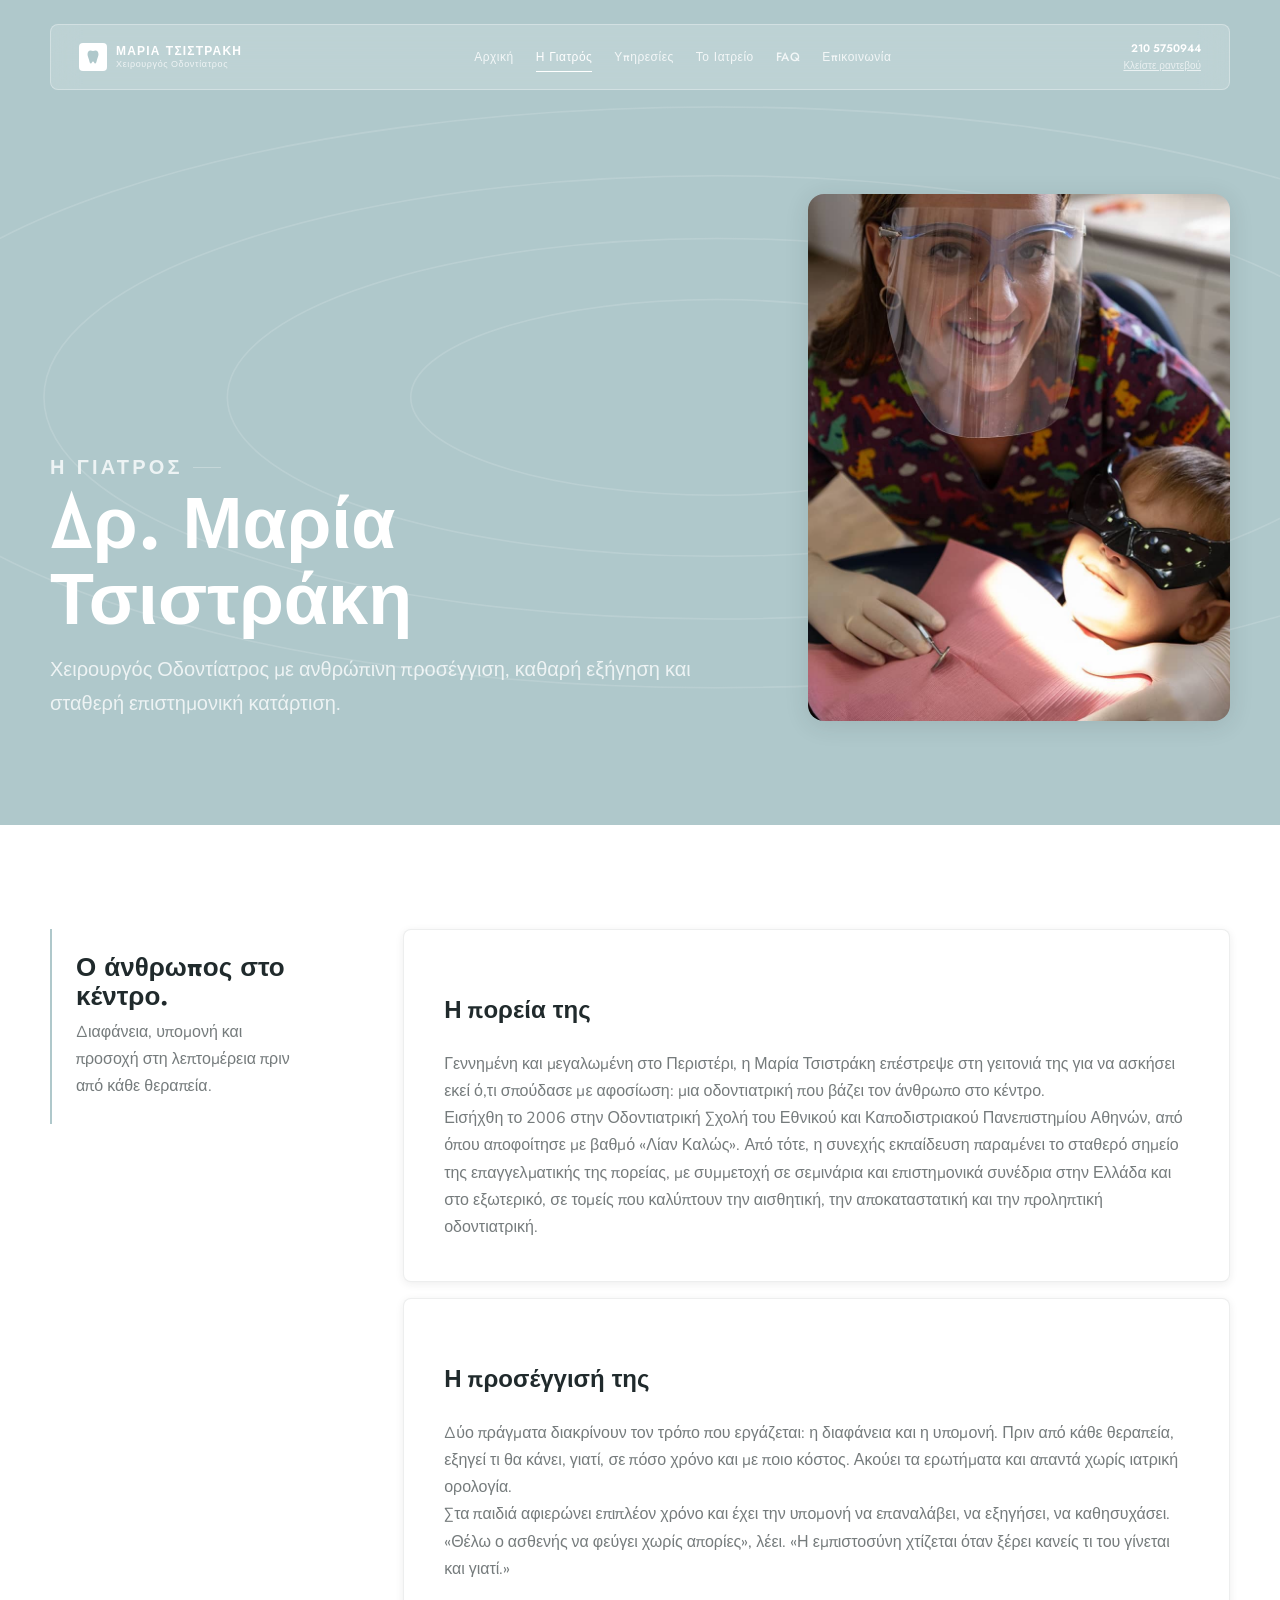
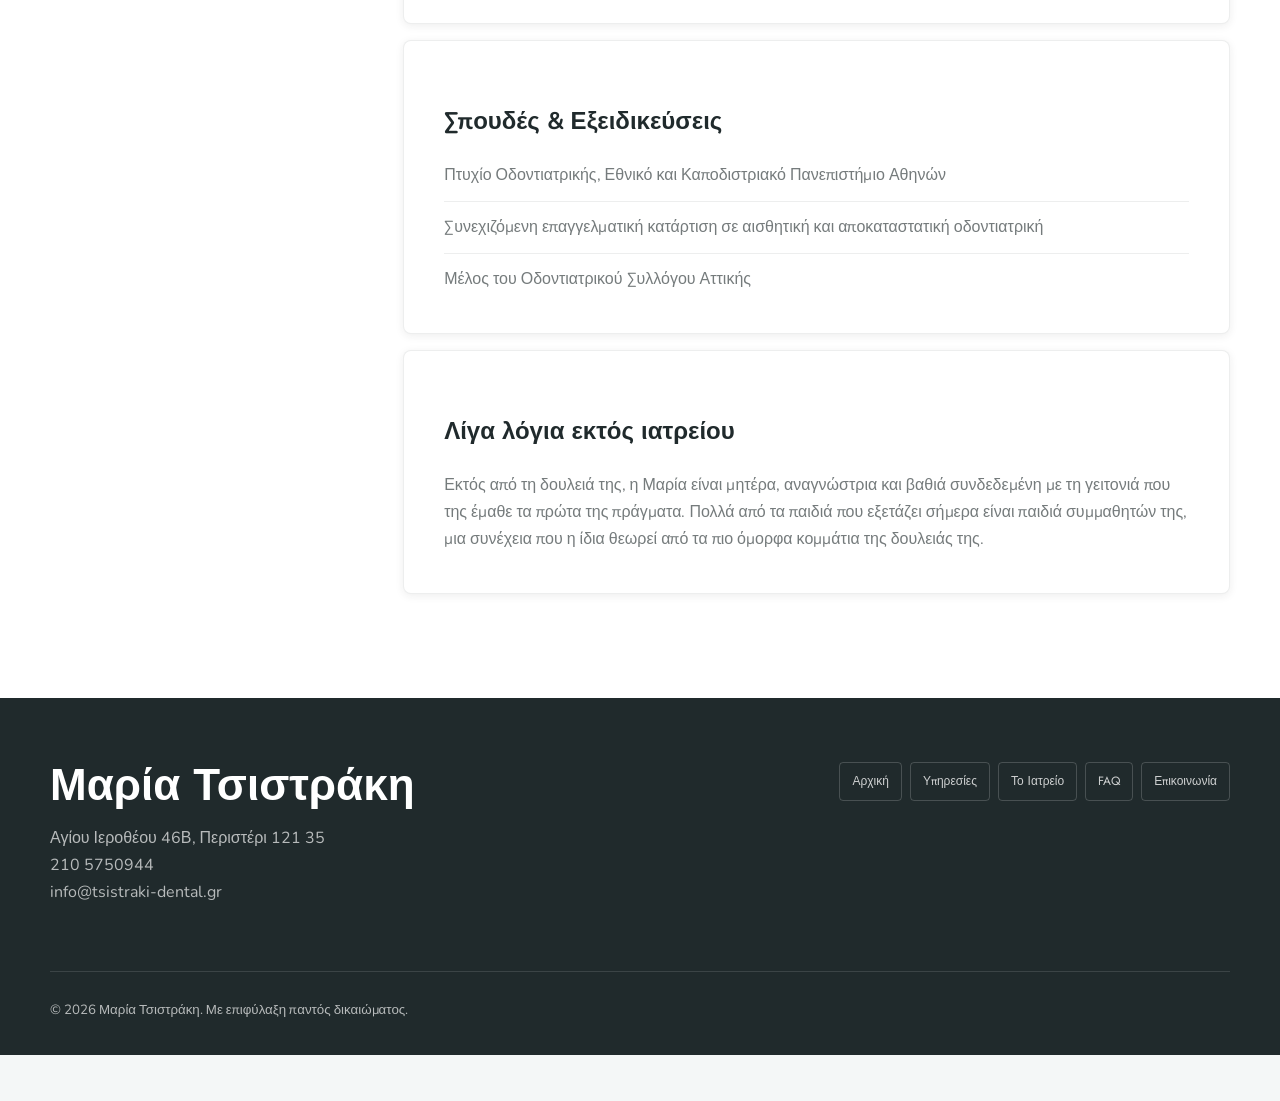
<file: bio.html>
﻿<!DOCTYPE html>
<html lang="el">
<head>
  <meta charset="UTF-8" />
  <meta name="viewport" content="width=device-width, initial-scale=1.0" />
  <meta http-equiv="refresh" content="0; url=profile.html" />
  <title>Μετάβαση | Δρ. Μαρία Τσιστράκη</title>
  <link rel="canonical" href="profile.html" />
</head>
<body>
  <p>Η σελίδα μεταφέρθηκε: <a href="profile.html">Η Γιατρός</a>.</p>
</body>
</html>
</file>
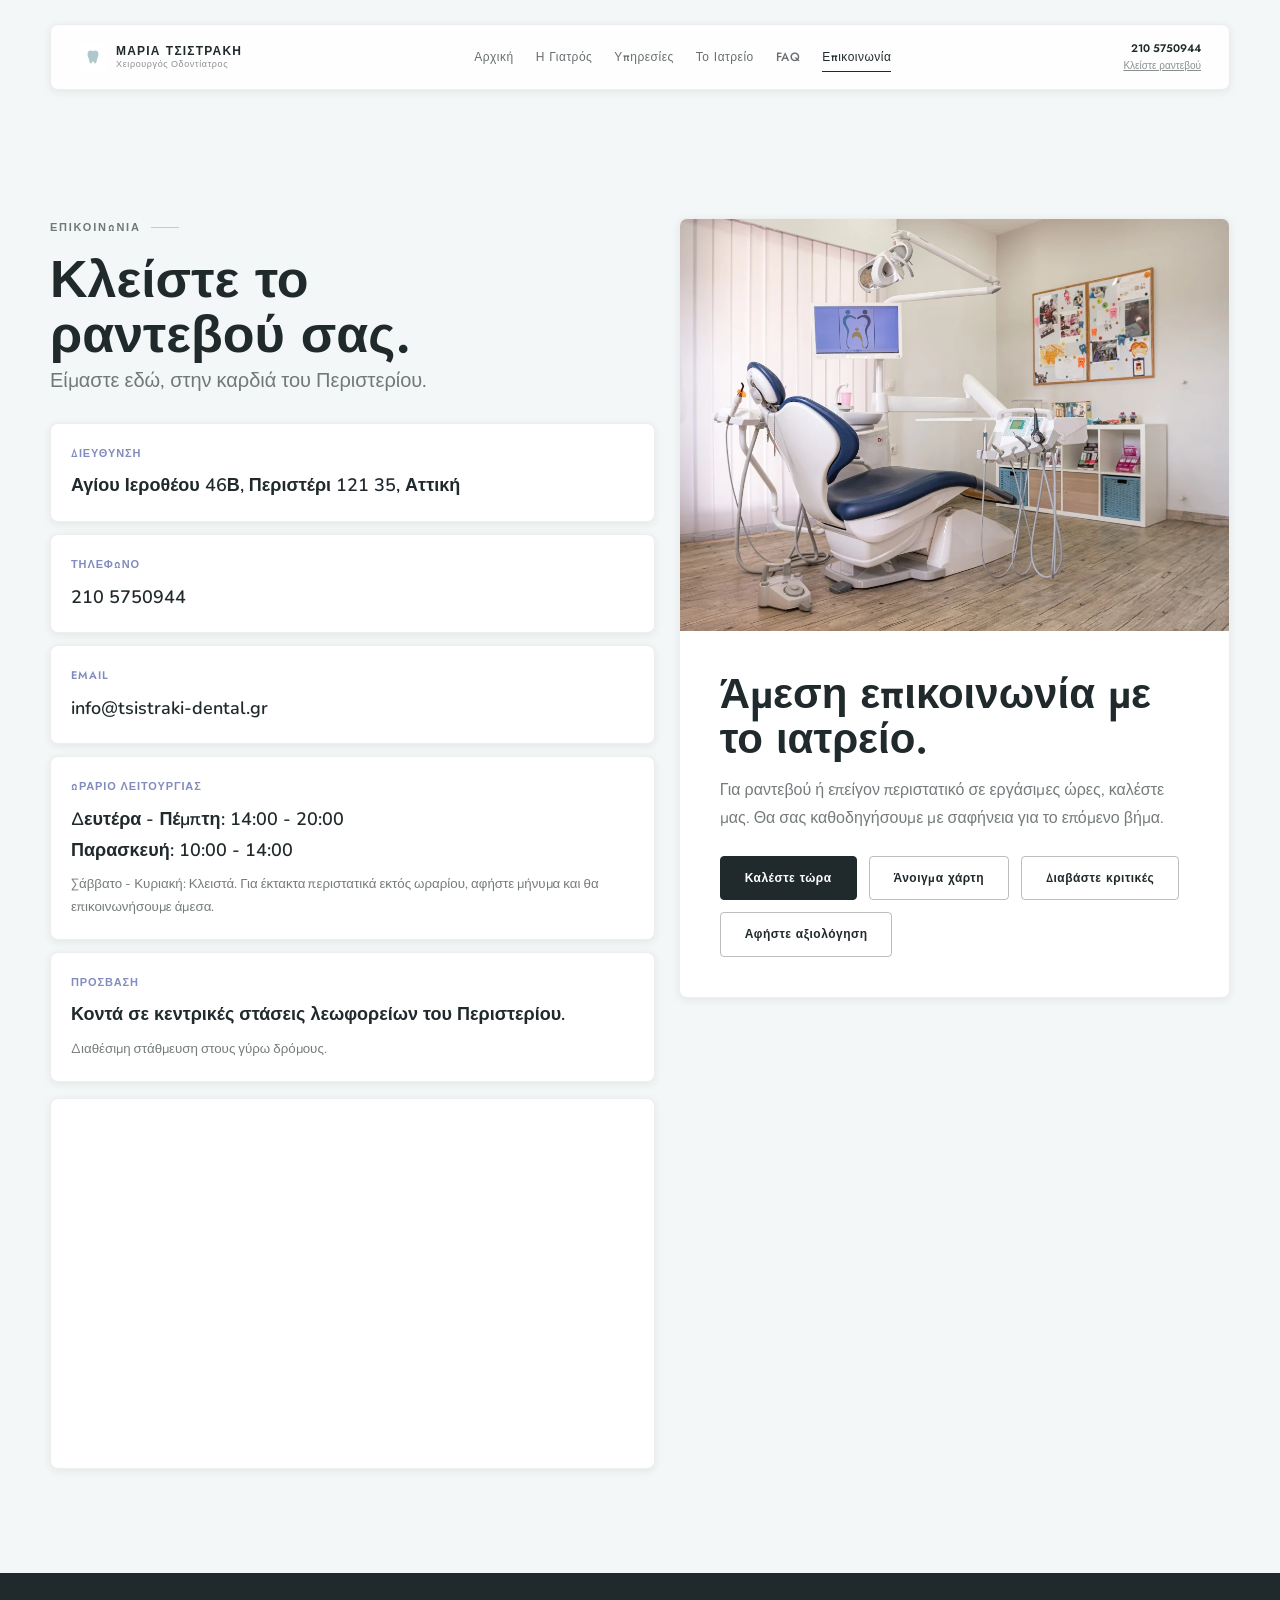
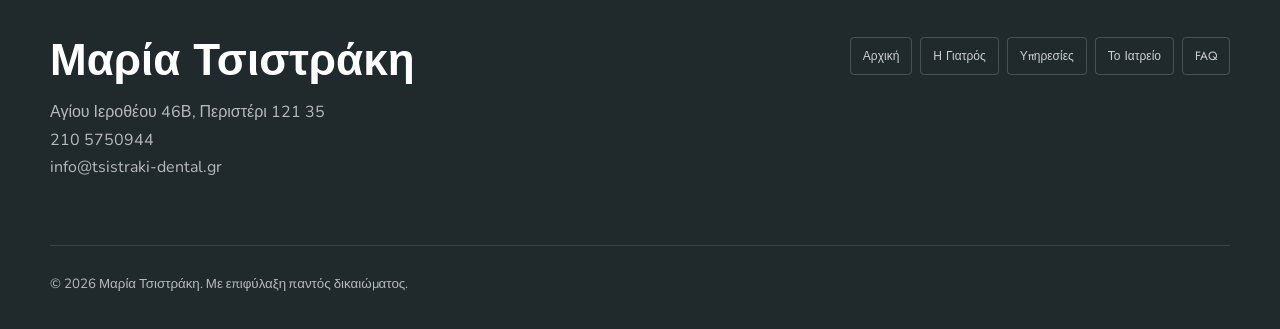
<file: contact.html>
﻿<!DOCTYPE html>
<html lang="el">
<head>
  <meta charset="UTF-8" />
  <meta name="viewport" content="width=device-width, initial-scale=1.0" />
  <title>Επικοινωνία | Δρ. Μαρία Τσιστράκη</title>
  <meta name="description" content="Κλείστε ραντεβού στο οδοντιατρείο Δρ. Μαρίας Τσιστράκη. Αγίου Ιεροθέου 46Β, Περιστέρι. Τηλέφωνο: 210 5750944." />
  <link rel="preconnect" href="https://fonts.googleapis.com">
  <link rel="preconnect" href="https://fonts.gstatic.com" crossorigin>
  <link href="https://fonts.googleapis.com/css2?family=Jost:wght@300;400;500;600;700&family=Nunito:wght@300;400;500;600;700&display=swap" rel="stylesheet">
  <link rel="stylesheet" href="styles.css" />
</head>
<body>
  <a class="skip-link" href="#main">Μετάβαση στο περιεχόμενο</a>
  <header class="site-header site-header--light">
    <div class="nav-shell">
      <a class="brand" href="index.html" aria-label="Αρχική σελίδα"><span class="brand__mark" aria-hidden="true"><svg viewBox="0 0 24 24"><path d="M8.7 3.4c1.2 0 2 .6 3.3.6s2.1-.6 3.3-.6c2.4 0 4 2.1 4 4.8 0 2.8-1.4 4.8-2 7.4-.5 2.2-.9 5-2.5 5-1.2 0-1.4-2.6-2.8-2.6s-1.6 2.6-2.8 2.6c-1.6 0-2-2.8-2.5-5-.6-2.6-2-4.6-2-7.4 0-2.7 1.6-4.8 4-4.8Z"/></svg></span><span><span class="brand__name">Μαρία Τσιστράκη</span><span class="brand__sub">Χειρουργός Οδοντίατρος</span></span></a>
      <nav class="primary-nav" data-nav aria-label="Κύρια πλοήγηση"><a href="index.html">Αρχική</a><a href="profile.html">Η Γιατρός</a><a href="services.html">Υπηρεσίες</a><a href="practice.html">Το Ιατρείο</a><a href="faq.html">FAQ</a><a class="is-active" href="contact.html">Επικοινωνία</a></nav>
      <a class="header-contact" href="tel:+302105750944"><strong>210 5750944</strong><span>Κλείστε ραντεβού</span></a>
      <button class="nav-toggle" type="button" data-nav-toggle aria-expanded="false" aria-label="Άνοιγμα μενού"><svg viewBox="0 0 24 24" fill="none"><path d="M4 7h16M4 12h16M4 17h16"/></svg></button>
    </div>
  </header>

  <main id="main">
    <section class="content-section">
      <div class="section-inner contact-layout">
        <div class="split-copy">
          <p class="section-label">Επικοινωνία</p>
          <h1>Κλείστε το ραντεβού σας.</h1>
          <p class="lead">Είμαστε εδώ, στην καρδιά του Περιστερίου.</p>

          <div class="contact-cards">
            <a class="contact-card" href="https://www.google.com/maps/search/?api=1&query=%CE%91%CE%B3%CE%AF%CE%BF%CF%85%20%CE%99%CE%B5%CF%81%CE%BF%CE%B8%CE%AD%CE%BF%CF%85%2046%CE%92%2C%20%CE%A0%CE%B5%CF%81%CE%B9%CF%83%CF%84%CE%AD%CF%81%CE%B9%20121%2035" target="_blank" rel="noopener">
              <span>Διεύθυνση</span>
              <strong>Αγίου Ιεροθέου 46Β, Περιστέρι 121 35, Αττική</strong>
            </a>
            <a class="contact-card" href="tel:+302105750944"><span>Τηλέφωνο</span><strong>210 5750944</strong></a>
            <a class="contact-card" href="mailto:info@tsistraki-dental.gr"><span>Email</span><strong>info@tsistraki-dental.gr</strong></a>
            <div class="contact-card">
              <span>Ωράριο λειτουργίας</span>
              <strong>Δευτέρα - Πέμπτη: 14:00 - 20:00<br>Παρασκευή: 10:00 - 14:00</strong>
              <small>Σάββατο - Κυριακή: Κλειστά. Για έκτακτα περιστατικά εκτός ωραρίου, αφήστε μήνυμα και θα επικοινωνήσουμε άμεσα.</small>
            </div>
            <div class="contact-card">
              <span>Πρόσβαση</span>
              <strong>Κοντά σε κεντρικές στάσεις λεωφορείων του Περιστερίου.</strong>
              <small>Διαθέσιμη στάθμευση στους γύρω δρόμους.</small>
            </div>
          </div>

          <div class="map-panel" aria-label="Χάρτης οδοντιατρείου">
            <iframe title="Χάρτης για το οδοντιατρείο της Δρ. Μαρίας Τσιστράκη" loading="lazy" referrerpolicy="no-referrer-when-downgrade" src="https://www.google.com/maps?q=%CE%91%CE%B3%CE%AF%CE%BF%CF%85%20%CE%99%CE%B5%CF%81%CE%BF%CE%B8%CE%AD%CE%BF%CF%85%2046%CE%92%2C%20%CE%A0%CE%B5%CF%81%CE%B9%CF%83%CF%84%CE%AD%CF%81%CE%B9%20121%2035&output=embed"></iframe>
          </div>
        </div>

        <aside class="contact-visual-panel" aria-label="Το ιατρείο και γρήγορες ενέργειες">
          <img src="assets/practice-iatreio-1.webp" alt="Το οδοντιατρείο της Δρ. Μαρίας Τσιστράκη" />
          <div class="contact-visual-copy">
            <h2>Άμεση επικοινωνία με το ιατρείο.</h2>
            <p>Για ραντεβού ή επείγον περιστατικό σε εργάσιμες ώρες, καλέστε μας. Θα σας καθοδηγήσουμε με σαφήνεια για το επόμενο βήμα.</p>
            <div class="contact-actions">
              <a class="btn btn-primary" href="tel:+302105750944">Καλέστε τώρα</a>
              <a class="btn btn-ghost" href="https://www.google.com/maps/search/?api=1&query=%CE%91%CE%B3%CE%AF%CE%BF%CF%85%20%CE%99%CE%B5%CF%81%CE%BF%CE%B8%CE%AD%CE%BF%CF%85%2046%CE%92%2C%20%CE%A0%CE%B5%CF%81%CE%B9%CF%83%CF%84%CE%AD%CF%81%CE%B9%20121%2035" target="_blank" rel="noopener">Άνοιγμα χάρτη</a>
              <a class="btn btn-ghost" href="https://www.google.com/search?q=%CE%94%CF%81.%20%CE%9C%CE%B1%CF%81%CE%AF%CE%B1%20%CE%A4%CF%83%CE%B9%CF%83%CF%84%CF%81%CE%AC%CE%BA%CE%B7%20%CE%BF%CE%B4%CE%BF%CE%BD%CF%84%CE%AF%CE%B1%CF%84%CF%81%CE%BF%CF%82%20%CE%A0%CE%B5%CF%81%CE%B9%CF%83%CF%84%CE%AD%CF%81%CE%B9%20Google%20reviews" target="_blank" rel="noopener">Διαβάστε κριτικές</a>
              <a class="btn btn-ghost" href="https://www.google.com/search?q=%CE%94%CF%81.%20%CE%9C%CE%B1%CF%81%CE%AF%CE%B1%20%CE%A4%CF%83%CE%B9%CF%83%CF%84%CF%81%CE%AC%CE%BA%CE%B7%20%CE%BF%CE%B4%CE%BF%CE%BD%CF%84%CE%AF%CE%B1%CF%84%CF%81%CE%BF%CF%82%20%CE%A0%CE%B5%CF%81%CE%B9%CF%83%CF%84%CE%AD%CF%81%CE%B9%20write%20a%20review" target="_blank" rel="noopener">Αφήστε αξιολόγηση</a>
            </div>
          </div>
        </aside>
      </div>
    </section>
  </main>

  <footer class="site-footer">
    <div class="section-inner footer-grid"><div><h2>Μαρία Τσιστράκη</h2><p>Αγίου Ιεροθέου 46Β, Περιστέρι 121 35<br>210 5750944<br>info@tsistraki-dental.gr</p></div><nav class="footer-nav" aria-label="Πλοήγηση υποσέλιδου"><a href="index.html">Αρχική</a><a href="profile.html">Η Γιατρός</a><a href="services.html">Υπηρεσίες</a><a href="practice.html">Το Ιατρείο</a><a href="faq.html">FAQ</a></nav></div>
    <div class="section-inner footer-bottom"><small>© 2026 Μαρία Τσιστράκη. Με επιφύλαξη παντός δικαιώματος.</small></div>
  </footer>
  <script src="script.js"></script>
</body>
</html>
</file>
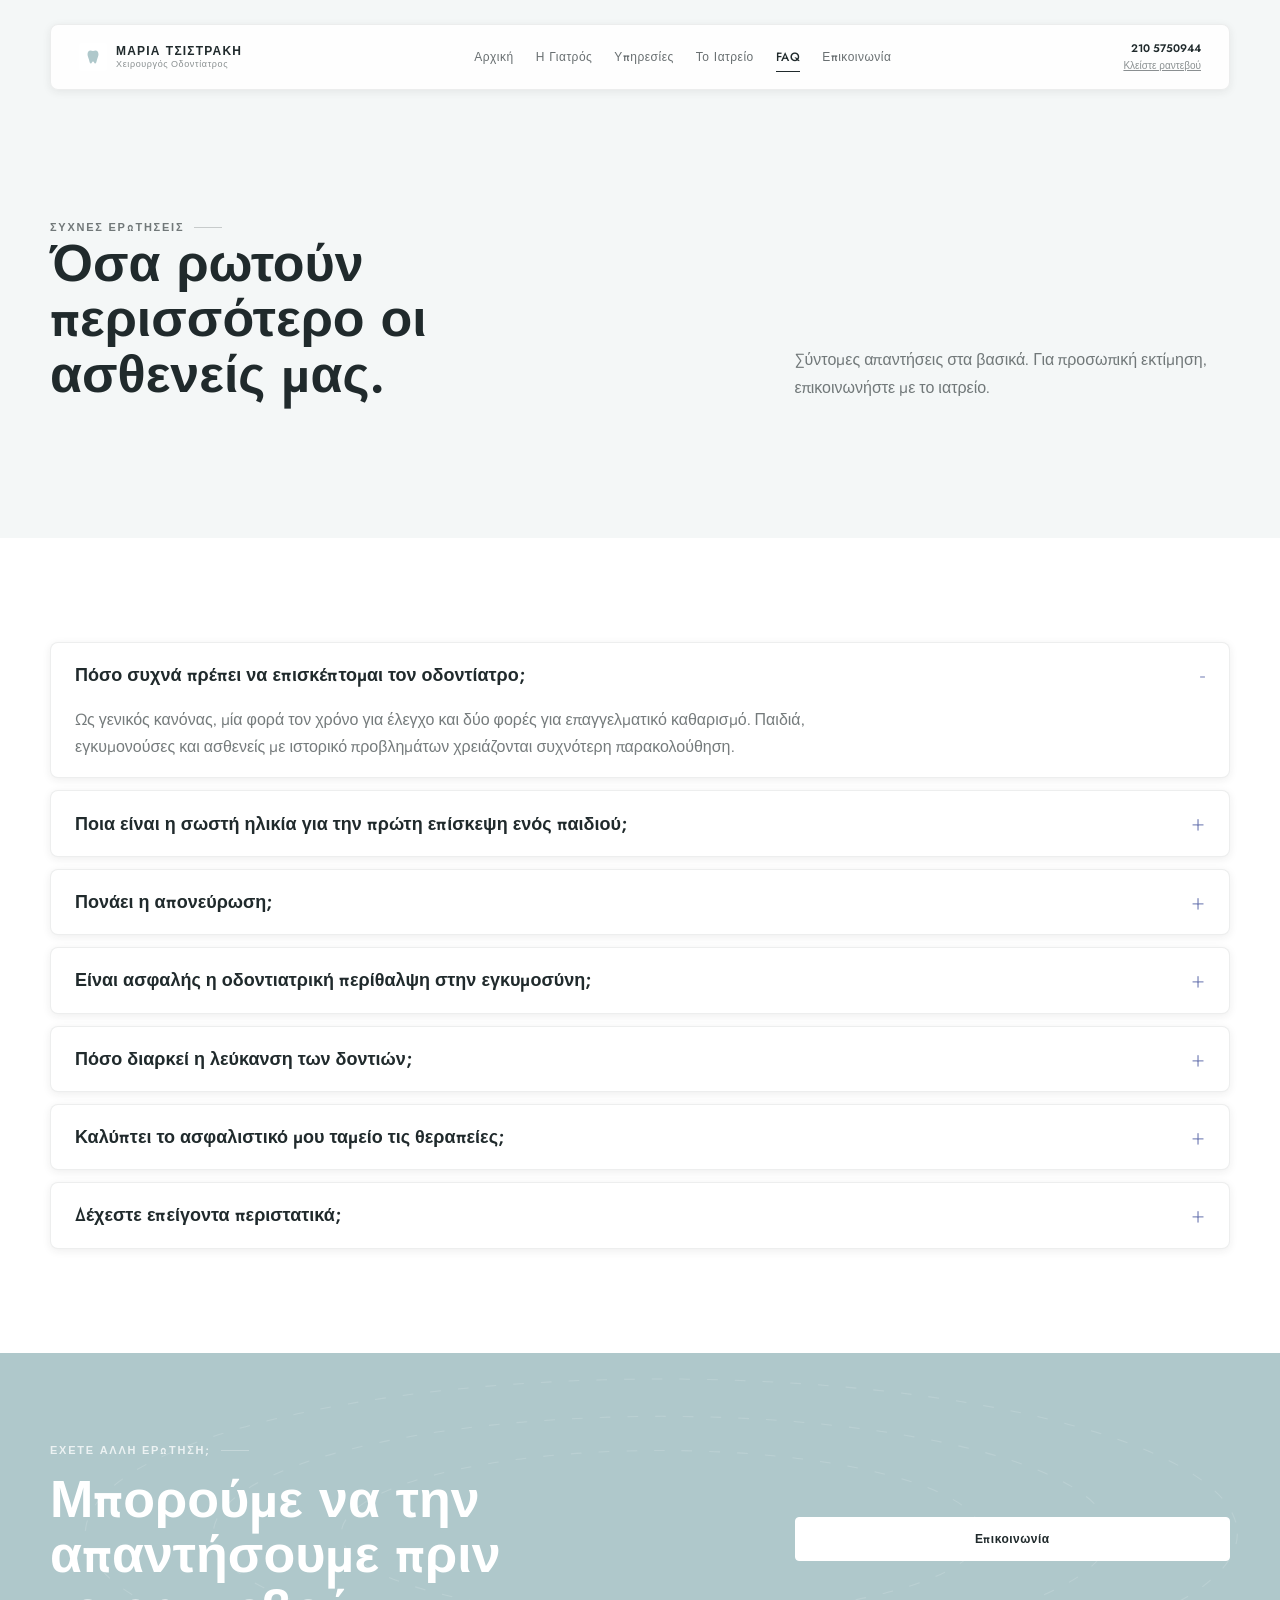
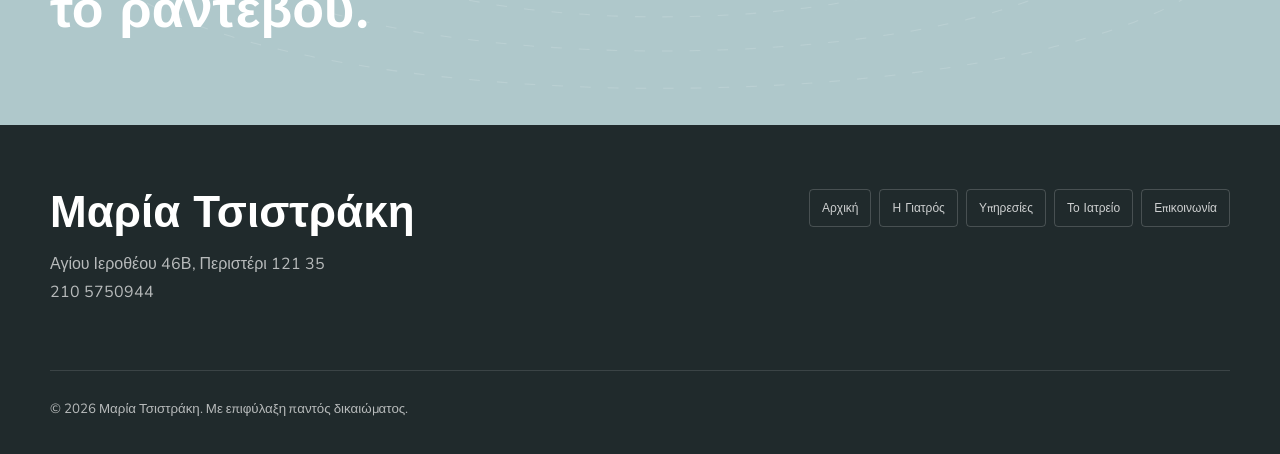
<file: faq.html>
﻿<!DOCTYPE html>
<html lang="el">
<head>
  <meta charset="UTF-8" />
  <meta name="viewport" content="width=device-width, initial-scale=1.0" />
  <title>Συχνές Ερωτήσεις | Δρ. Μαρία Τσιστράκη</title>
  <meta name="description" content="Συχνές ερωτήσεις για προληπτικό έλεγχο, παιδική επίσκεψη, απονεύρωση, εγκυμοσύνη, λεύκανση, ασφαλιστική κάλυψη και επείγοντα περιστατικά." />
  <link rel="preconnect" href="https://fonts.googleapis.com">
  <link rel="preconnect" href="https://fonts.gstatic.com" crossorigin>
  <link href="https://fonts.googleapis.com/css2?family=Jost:wght@300;400;500;600;700&family=Nunito:wght@300;400;500;600;700&display=swap" rel="stylesheet">
  <link rel="stylesheet" href="styles.css" />
</head>
<body>
  <a class="skip-link" href="#main">Μετάβαση στο περιεχόμενο</a>
  <header class="site-header site-header--light">
    <div class="nav-shell">
      <a class="brand" href="index.html" aria-label="Αρχική σελίδα"><span class="brand__mark" aria-hidden="true"><svg viewBox="0 0 24 24"><path d="M8.7 3.4c1.2 0 2 .6 3.3.6s2.1-.6 3.3-.6c2.4 0 4 2.1 4 4.8 0 2.8-1.4 4.8-2 7.4-.5 2.2-.9 5-2.5 5-1.2 0-1.4-2.6-2.8-2.6s-1.6 2.6-2.8 2.6c-1.6 0-2-2.8-2.5-5-.6-2.6-2-4.6-2-7.4 0-2.7 1.6-4.8 4-4.8Z"/></svg></span><span><span class="brand__name">Μαρία Τσιστράκη</span><span class="brand__sub">Χειρουργός Οδοντίατρος</span></span></a>
      <nav class="primary-nav" data-nav aria-label="Κύρια πλοήγηση"><a href="index.html">Αρχική</a><a href="profile.html">Η Γιατρός</a><a href="services.html">Υπηρεσίες</a><a href="practice.html">Το Ιατρείο</a><a class="is-active" href="faq.html">FAQ</a><a href="contact.html">Επικοινωνία</a></nav>
      <a class="header-contact" href="tel:+302105750944"><strong>210 5750944</strong><span>Κλείστε ραντεβού</span></a>
      <button class="nav-toggle" type="button" data-nav-toggle aria-expanded="false" aria-label="Άνοιγμα μενού"><svg viewBox="0 0 24 24" fill="none"><path d="M4 7h16M4 12h16M4 17h16"/></svg></button>
    </div>
  </header>

  <main id="main">
    <section class="content-section">
      <div class="section-inner section-heading">
        <div>
          <p class="section-label">Συχνές Ερωτήσεις</p>
          <h1>Όσα ρωτούν περισσότερο οι ασθενείς μας.</h1>
        </div>
        <p>Σύντομες απαντήσεις στα βασικά. Για προσωπική εκτίμηση, επικοινωνήστε με το ιατρείο.</p>
      </div>
    </section>

    <section class="content-section content-section--white">
      <div class="section-inner faq-list">
        <details open>
          <summary>Πόσο συχνά πρέπει να επισκέπτομαι τον οδοντίατρο;</summary>
          <p>Ως γενικός κανόνας, μία φορά τον χρόνο για έλεγχο και δύο φορές για επαγγελματικό καθαρισμό. Παιδιά, εγκυμονούσες και ασθενείς με ιστορικό προβλημάτων χρειάζονται συχνότερη παρακολούθηση.</p>
        </details>
        <details>
          <summary>Ποια είναι η σωστή ηλικία για την πρώτη επίσκεψη ενός παιδιού;</summary>
          <p>Συστήνουμε την πρώτη επίσκεψη γύρω στα 3 χρόνια, όχι για θεραπεία, αλλά για γνωριμία. Έτσι το παιδί συνδέει τον χώρο με μια ευχάριστη εμπειρία.</p>
        </details>
        <details>
          <summary>Πονάει η απονεύρωση;</summary>
          <p>Όχι. Με σύγχρονη τοπική αναισθησία, η απονεύρωση γίνεται χωρίς πόνο. Συχνά, μάλιστα, αυτή που πονάει είναι η αιτία που σας οδηγεί σε εμάς και η θεραπεία είναι η λύση.</p>
        </details>
        <details>
          <summary>Είναι ασφαλής η οδοντιατρική περίθαλψη στην εγκυμοσύνη;</summary>
          <p>Ναι, ειδικά κατά το δεύτερο τρίμηνο. Ο προληπτικός έλεγχος και ο καθαρισμός είναι όχι μόνο ασφαλείς αλλά και απαραίτητοι.</p>
        </details>
        <details>
          <summary>Πόσο διαρκεί η λεύκανση των δοντιών;</summary>
          <p>Από 6 μήνες έως 2 χρόνια, ανάλογα με τις διατροφικές συνήθειες, όπως καφές, τσιγάρο και κόκκινο κρασί, καθώς και τη συντήρηση. Με ατομικούς νάρθηκες, το αποτέλεσμα διατηρείται περισσότερο.</p>
        </details>
        <details>
          <summary>Καλύπτει το ασφαλιστικό μου ταμείο τις θεραπείες;</summary>
          <p>Επικοινωνήστε μαζί μας πριν το ραντεβού σας και θα σας ενημερώσουμε αναλυτικά για τις καλύψεις του ΕΟΠΥΥ και των ιδιωτικών ασφαλιστικών.</p>
        </details>
        <details>
          <summary>Δέχεστε επείγοντα περιστατικά;</summary>
          <p>Ναι, σε εργάσιμες ώρες. Καλέστε μας και θα σας εξυπηρετήσουμε αυθημερόν, εφόσον είναι εφικτό.</p>
        </details>
      </div>
    </section>
  </main>

  <section class="cta-band topo-section">
    <svg class="topo-pattern" viewBox="0 0 1200 360" preserveAspectRatio="xMidYMid slice" aria-hidden="true"><g fill="none" stroke="white" stroke-width="1"><ellipse cx="620" cy="175" rx="540" ry="145"/><ellipse cx="620" cy="175" rx="420" ry="110"/><ellipse cx="620" cy="175" rx="300" ry="78"/></g></svg>
    <div class="section-inner cta-band__grid"><div><p class="section-label section-label--light">Έχετε άλλη ερώτηση;</p><h2>Μπορούμε να την απαντήσουμε πριν το ραντεβού.</h2></div><a class="btn btn-white" href="contact.html">Επικοινωνία</a></div>
  </section>

  <footer class="site-footer">
    <div class="section-inner footer-grid"><div><h2>Μαρία Τσιστράκη</h2><p>Αγίου Ιεροθέου 46Β, Περιστέρι 121 35<br>210 5750944</p></div><nav class="footer-nav" aria-label="Πλοήγηση υποσέλιδου"><a href="index.html">Αρχική</a><a href="profile.html">Η Γιατρός</a><a href="services.html">Υπηρεσίες</a><a href="practice.html">Το Ιατρείο</a><a href="contact.html">Επικοινωνία</a></nav></div>
    <div class="section-inner footer-bottom"><small>© 2026 Μαρία Τσιστράκη. Με επιφύλαξη παντός δικαιώματος.</small></div>
  </footer>
  <script src="script.js"></script>
</body>
</html>
</file>
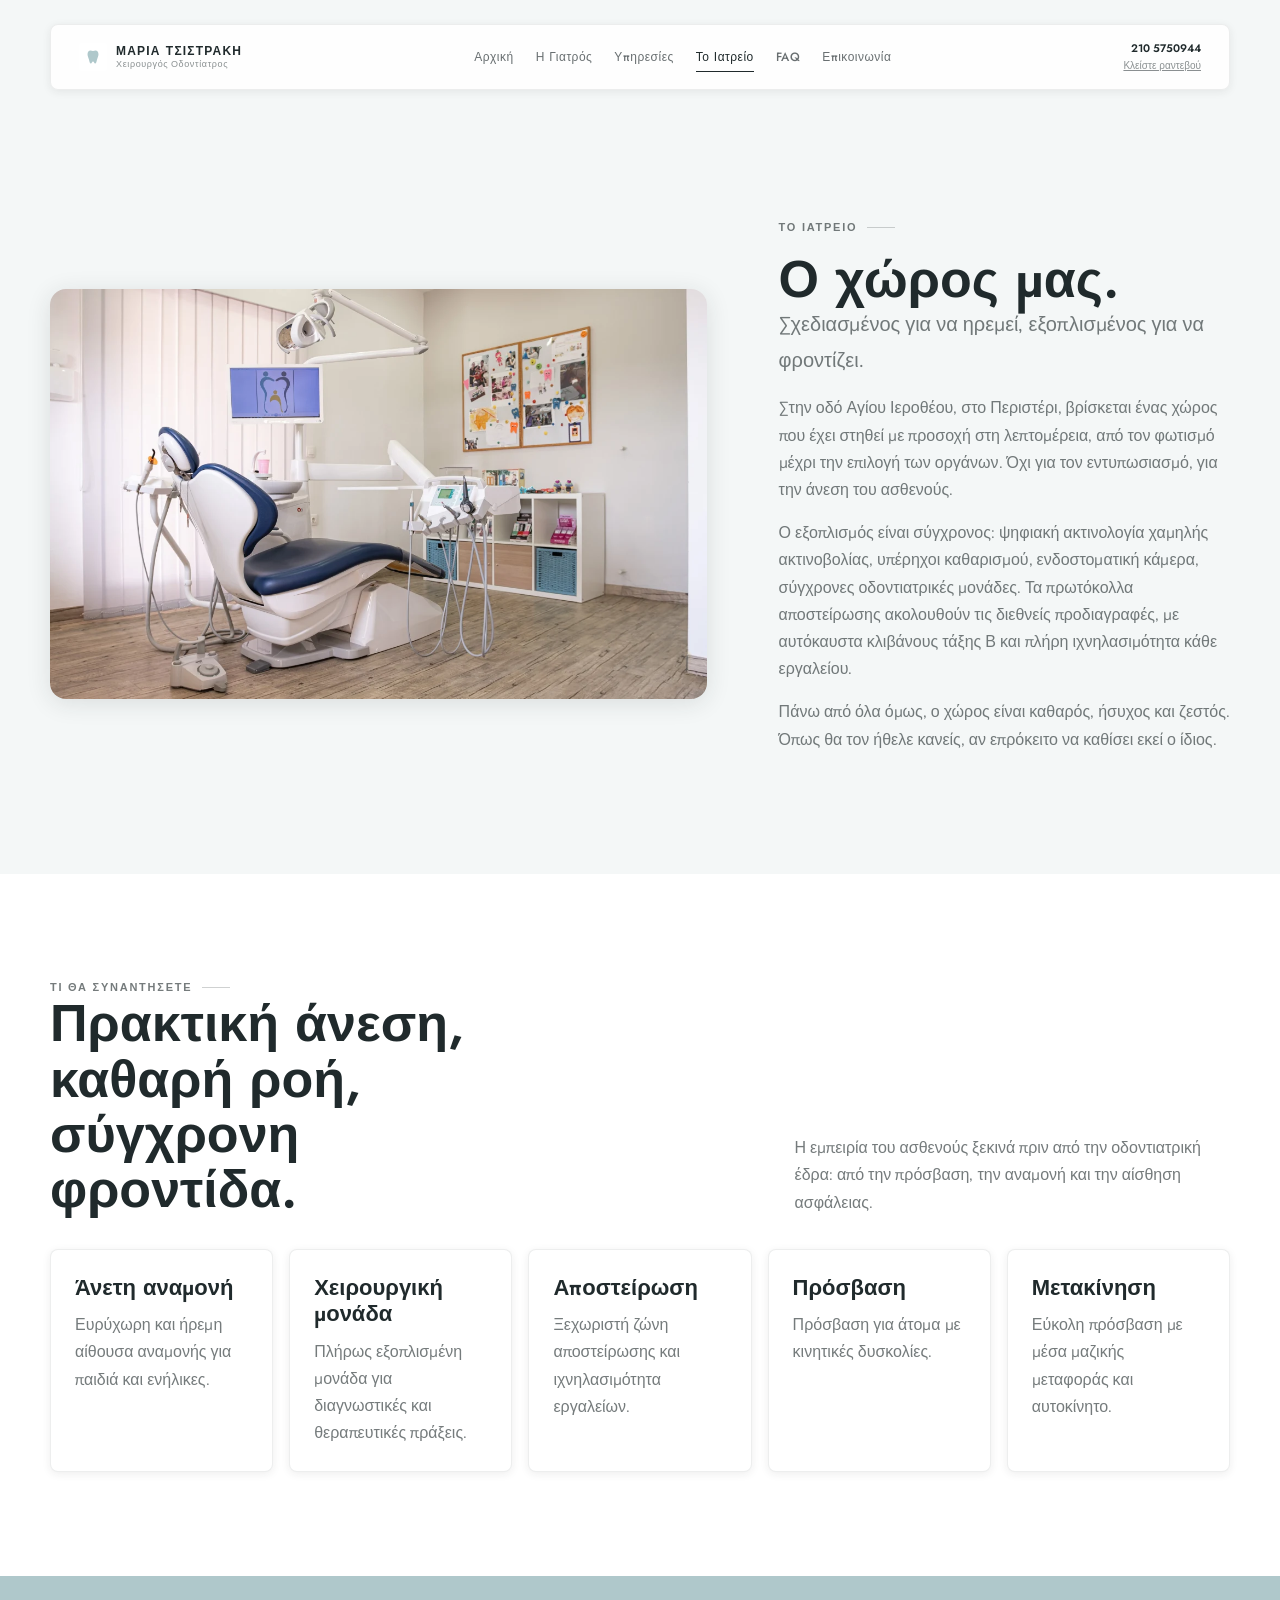
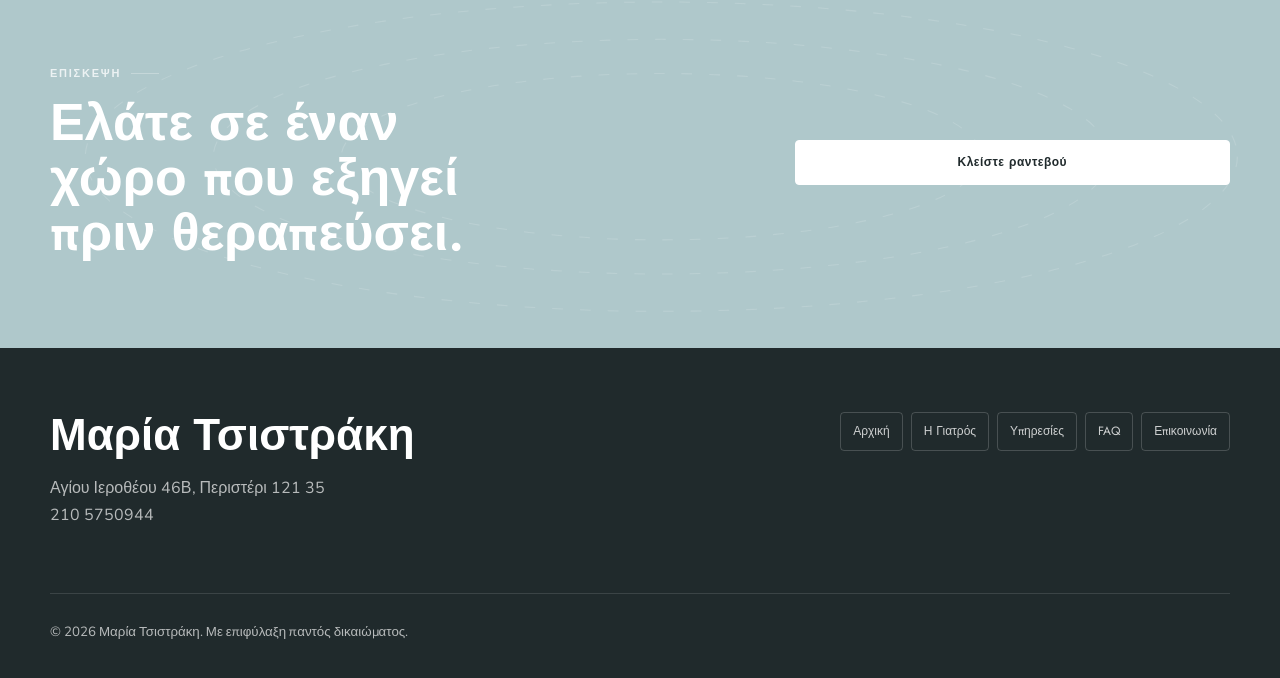
<file: practice.html>
﻿<!DOCTYPE html>
<html lang="el">
<head>
  <meta charset="UTF-8" />
  <meta name="viewport" content="width=device-width, initial-scale=1.0" />
  <title>Το Ιατρείο | Δρ. Μαρία Τσιστράκη</title>
  <meta name="description" content="Σύγχρονος, καθαρός και φιλικός χώρος στην οδό Αγίου Ιεροθέου, Περιστέρι. Πλήρης εξοπλισμός και αυστηρά πρωτόκολλα αποστείρωσης." />
  <link rel="preconnect" href="https://fonts.googleapis.com">
  <link rel="preconnect" href="https://fonts.gstatic.com" crossorigin>
  <link href="https://fonts.googleapis.com/css2?family=Jost:wght@300;400;500;600;700&family=Nunito:wght@300;400;500;600;700&display=swap" rel="stylesheet">
  <link rel="stylesheet" href="styles.css" />
</head>
<body>
  <a class="skip-link" href="#main">Μετάβαση στο περιεχόμενο</a>
  <header class="site-header site-header--light">
    <div class="nav-shell">
      <a class="brand" href="index.html" aria-label="Αρχική σελίδα"><span class="brand__mark" aria-hidden="true"><svg viewBox="0 0 24 24"><path d="M8.7 3.4c1.2 0 2 .6 3.3.6s2.1-.6 3.3-.6c2.4 0 4 2.1 4 4.8 0 2.8-1.4 4.8-2 7.4-.5 2.2-.9 5-2.5 5-1.2 0-1.4-2.6-2.8-2.6s-1.6 2.6-2.8 2.6c-1.6 0-2-2.8-2.5-5-.6-2.6-2-4.6-2-7.4 0-2.7 1.6-4.8 4-4.8Z"/></svg></span><span><span class="brand__name">Μαρία Τσιστράκη</span><span class="brand__sub">Χειρουργός Οδοντίατρος</span></span></a>
      <nav class="primary-nav" data-nav aria-label="Κύρια πλοήγηση"><a href="index.html">Αρχική</a><a href="profile.html">Η Γιατρός</a><a href="services.html">Υπηρεσίες</a><a class="is-active" href="practice.html">Το Ιατρείο</a><a href="faq.html">FAQ</a><a href="contact.html">Επικοινωνία</a></nav>
      <a class="header-contact" href="tel:+302105750944"><strong>210 5750944</strong><span>Κλείστε ραντεβού</span></a>
      <button class="nav-toggle" type="button" data-nav-toggle aria-expanded="false" aria-label="Άνοιγμα μενού"><svg viewBox="0 0 24 24" fill="none"><path d="M4 7h16M4 12h16M4 17h16"/></svg></button>
    </div>
  </header>

  <main id="main">
    <section class="content-section">
      <div class="section-inner practice-feature">
        <div class="practice-feature__media">
          <img src="assets/practice-iatreio-1.webp" alt="Ο χώρος του οδοντιατρείου στο Περιστέρι" />
        </div>
        <div class="split-copy">
          <p class="section-label">Το Ιατρείο</p>
          <h1>Ο χώρος μας.</h1>
          <p class="lead">Σχεδιασμένος για να ηρεμεί, εξοπλισμένος για να φροντίζει.</p>
          <p>Στην οδό Αγίου Ιεροθέου, στο Περιστέρι, βρίσκεται ένας χώρος που έχει στηθεί με προσοχή στη λεπτομέρεια, από τον φωτισμό μέχρι την επιλογή των οργάνων. Όχι για τον εντυπωσιασμό, για την άνεση του ασθενούς.</p>
          <p>Ο εξοπλισμός είναι σύγχρονος: ψηφιακή ακτινολογία χαμηλής ακτινοβολίας, υπέρηχοι καθαρισμού, ενδοστοματική κάμερα, σύγχρονες οδοντιατρικές μονάδες. Τα πρωτόκολλα αποστείρωσης ακολουθούν τις διεθνείς προδιαγραφές, με αυτόκαυστα κλιβάνους τάξης Β και πλήρη ιχνηλασιμότητα κάθε εργαλείου.</p>
          <p>Πάνω από όλα όμως, ο χώρος είναι καθαρός, ήσυχος και ζεστός. Όπως θα τον ήθελε κανείς, αν επρόκειτο να καθίσει εκεί ο ίδιος.</p>
        </div>
      </div>
    </section>

    <section class="content-section content-section--white">
      <div class="section-inner">
        <div class="section-heading">
          <div>
            <p class="section-label">Τι θα συναντήσετε</p>
            <h2>Πρακτική άνεση, καθαρή ροή, σύγχρονη φροντίδα.</h2>
          </div>
          <p>Η εμπειρία του ασθενούς ξεκινά πριν από την οδοντιατρική έδρα: από την πρόσβαση, την αναμονή και την αίσθηση ασφάλειας.</p>
        </div>
        <div class="equipment-grid">
          <article class="info-card"><h3>Άνετη αναμονή</h3><p>Ευρύχωρη και ήρεμη αίθουσα αναμονής για παιδιά και ενήλικες.</p></article>
          <article class="info-card"><h3>Χειρουργική μονάδα</h3><p>Πλήρως εξοπλισμένη μονάδα για διαγνωστικές και θεραπευτικές πράξεις.</p></article>
          <article class="info-card"><h3>Αποστείρωση</h3><p>Ξεχωριστή ζώνη αποστείρωσης και ιχνηλασιμότητα εργαλείων.</p></article>
          <article class="info-card"><h3>Πρόσβαση</h3><p>Πρόσβαση για άτομα με κινητικές δυσκολίες.</p></article>
          <article class="info-card"><h3>Μετακίνηση</h3><p>Εύκολη πρόσβαση με μέσα μαζικής μεταφοράς και αυτοκίνητο.</p></article>
        </div>
      </div>
    </section>
  </main>

  <section class="cta-band topo-section">
    <svg class="topo-pattern" viewBox="0 0 1200 360" preserveAspectRatio="xMidYMid slice" aria-hidden="true"><g fill="none" stroke="white" stroke-width="1"><ellipse cx="620" cy="175" rx="540" ry="145"/><ellipse cx="620" cy="175" rx="420" ry="110"/><ellipse cx="620" cy="175" rx="300" ry="78"/></g></svg>
    <div class="section-inner cta-band__grid"><div><p class="section-label section-label--light">Επίσκεψη</p><h2>Ελάτε σε έναν χώρο που εξηγεί πριν θεραπεύσει.</h2></div><a class="btn btn-white" href="contact.html">Κλείστε ραντεβού</a></div>
  </section>

  <footer class="site-footer">
    <div class="section-inner footer-grid"><div><h2>Μαρία Τσιστράκη</h2><p>Αγίου Ιεροθέου 46Β, Περιστέρι 121 35<br>210 5750944</p></div><nav class="footer-nav" aria-label="Πλοήγηση υποσέλιδου"><a href="index.html">Αρχική</a><a href="profile.html">Η Γιατρός</a><a href="services.html">Υπηρεσίες</a><a href="faq.html">FAQ</a><a href="contact.html">Επικοινωνία</a></nav></div>
    <div class="section-inner footer-bottom"><small>© 2026 Μαρία Τσιστράκη. Με επιφύλαξη παντός δικαιώματος.</small></div>
  </footer>
  <script src="script.js"></script>
</body>
</html>
</file>
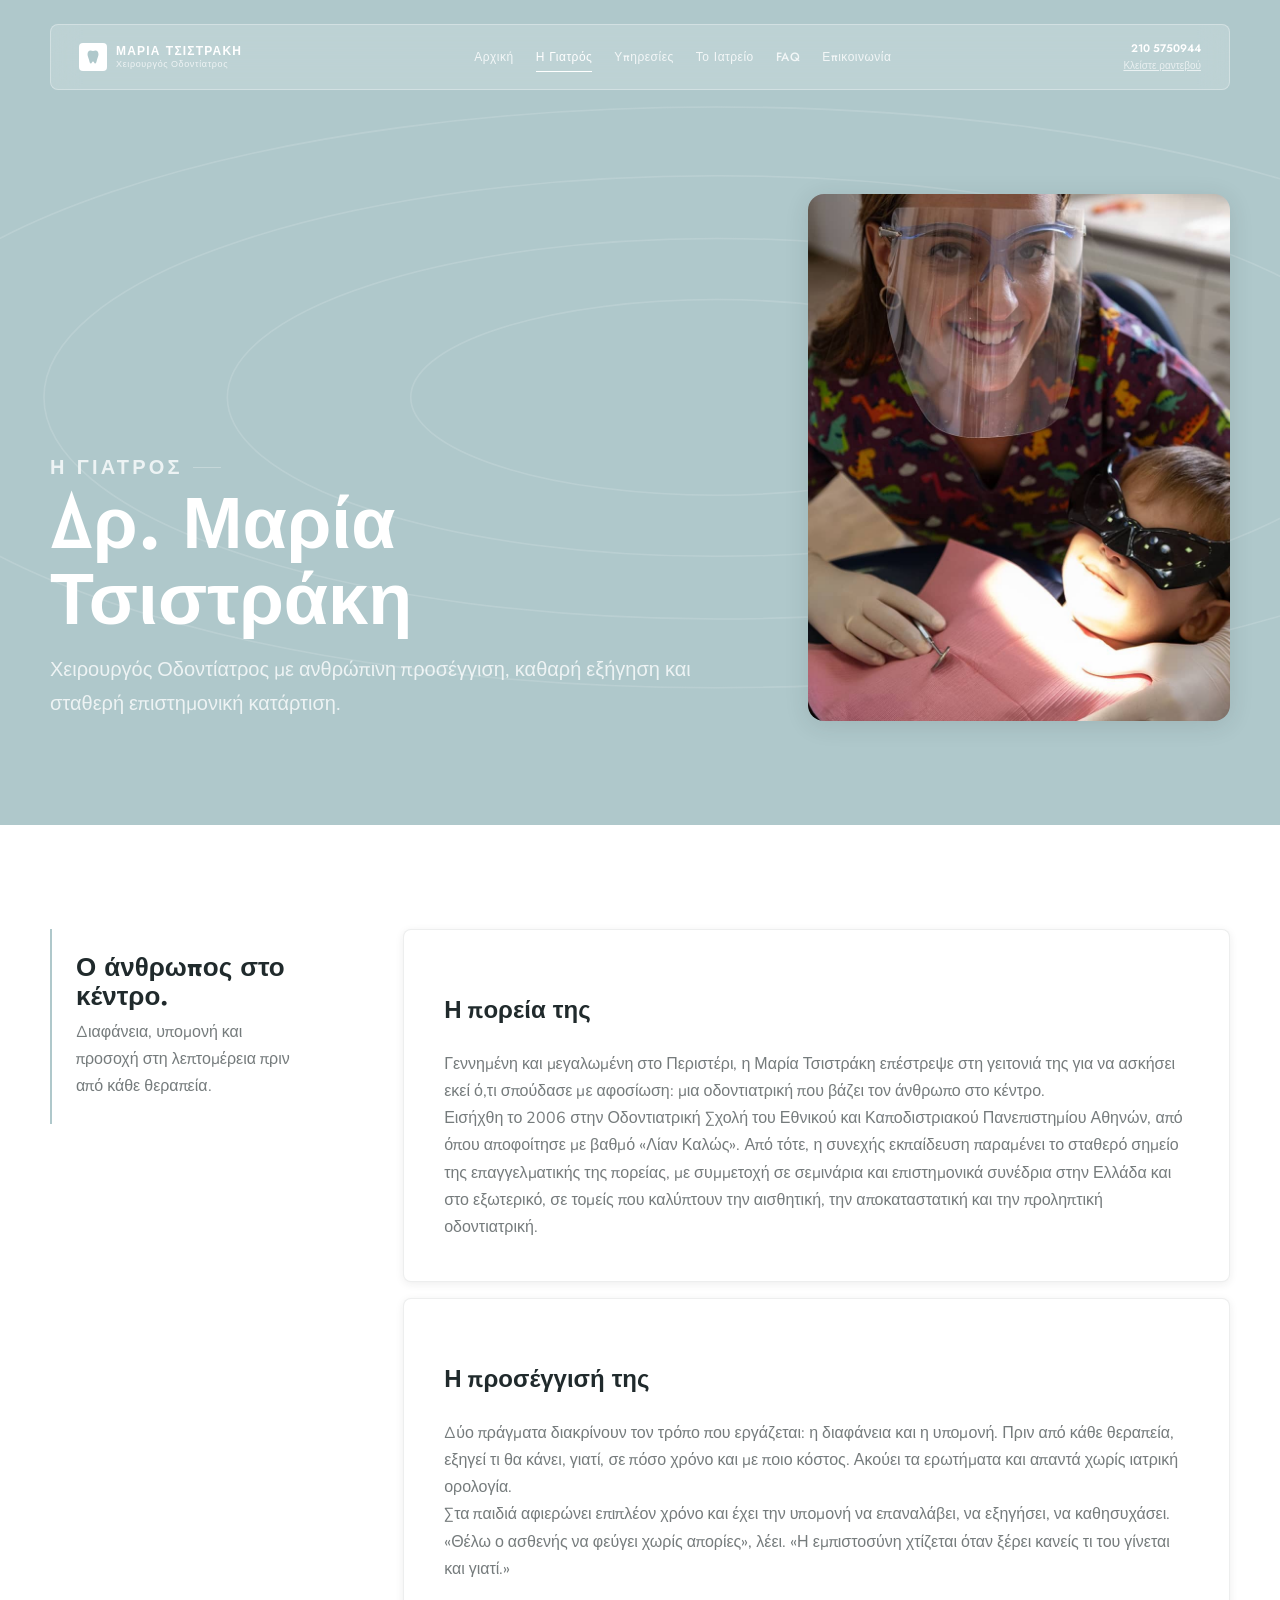
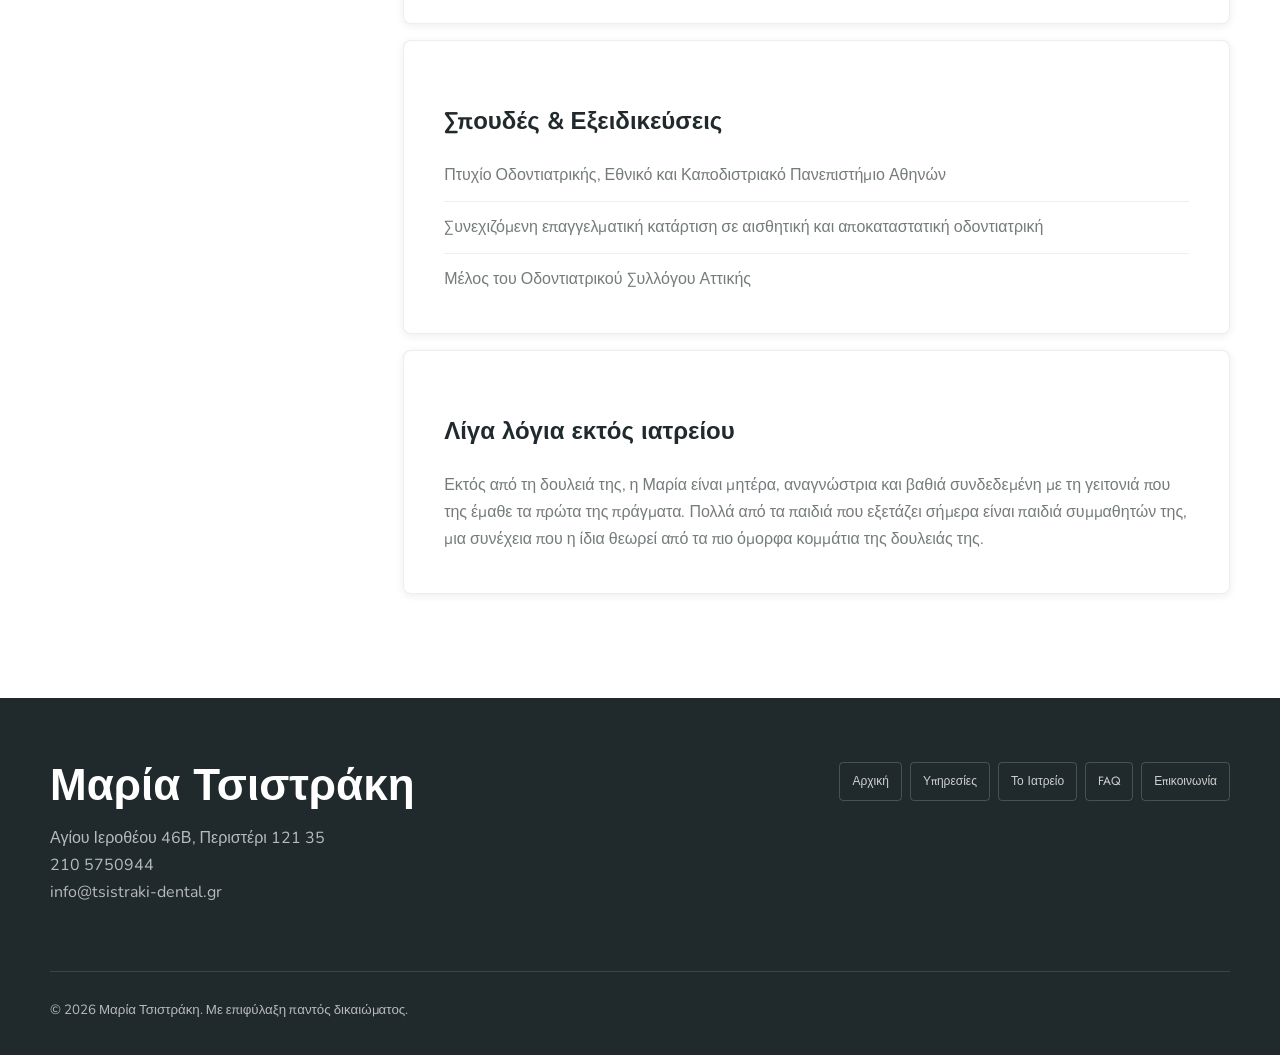
<file: profile.html>
﻿<!DOCTYPE html>
<html lang="el">
<head>
  <meta charset="UTF-8" />
  <meta name="viewport" content="width=device-width, initial-scale=1.0" />
  <title>Η Γιατρός | Δρ. Μαρία Τσιστράκη</title>
  <meta name="description" content="Γνωρίστε τη Δρ. Μαρία Τσιστράκη, πτυχιούχο Οδοντιατρικής ΕΚΠΑ. Σπουδές, εξειδικεύσεις και η φιλοσοφία πίσω από το οδοντιατρείο στο Περιστέρι." />
  <link rel="preconnect" href="https://fonts.googleapis.com">
  <link rel="preconnect" href="https://fonts.gstatic.com" crossorigin>
  <link href="https://fonts.googleapis.com/css2?family=Jost:wght@300;400;500;600;700&family=Nunito:wght@300;400;500;600;700&display=swap" rel="stylesheet">
  <link rel="stylesheet" href="styles.css" />
</head>
<body>
  <a class="skip-link" href="#main">Μετάβαση στο περιεχόμενο</a>

  <section class="page-hero topo-section">
    <svg class="topo-pattern" viewBox="0 0 1200 540" preserveAspectRatio="xMidYMid slice" aria-hidden="true">
      <g fill="none" stroke="white" stroke-width="1">
        <ellipse cx="650" cy="260" rx="560" ry="190" />
        <ellipse cx="650" cy="260" rx="440" ry="145" />
        <ellipse cx="650" cy="260" rx="320" ry="104" />
        <ellipse cx="650" cy="260" rx="200" ry="64" />
      </g>
    </svg>
    <header class="site-header">
      <div class="nav-shell">
        <a class="brand" href="index.html" aria-label="Αρχική σελίδα">
          <span class="brand__mark" aria-hidden="true"><svg viewBox="0 0 24 24"><path d="M8.7 3.4c1.2 0 2 .6 3.3.6s2.1-.6 3.3-.6c2.4 0 4 2.1 4 4.8 0 2.8-1.4 4.8-2 7.4-.5 2.2-.9 5-2.5 5-1.2 0-1.4-2.6-2.8-2.6s-1.6 2.6-2.8 2.6c-1.6 0-2-2.8-2.5-5-.6-2.6-2-4.6-2-7.4 0-2.7 1.6-4.8 4-4.8Z"/></svg></span>
          <span><span class="brand__name">Μαρία Τσιστράκη</span><span class="brand__sub">Χειρουργός Οδοντίατρος</span></span>
        </a>
        <nav class="primary-nav" data-nav aria-label="Κύρια πλοήγηση">
          <a href="index.html">Αρχική</a>
          <a class="is-active" href="profile.html">Η Γιατρός</a>
          <a href="services.html">Υπηρεσίες</a>
          <a href="practice.html">Το Ιατρείο</a>
          <a href="faq.html">FAQ</a>
          <a href="contact.html">Επικοινωνία</a>
        </nav>
        <a class="header-contact" href="tel:+302105750944"><strong>210 5750944</strong><span>Κλείστε ραντεβού</span></a>
        <button class="nav-toggle" type="button" data-nav-toggle aria-expanded="false" aria-label="Άνοιγμα μενού"><svg viewBox="0 0 24 24" fill="none"><path d="M4 7h16M4 12h16M4 17h16"/></svg></button>
      </div>
    </header>

    <div class="page-hero__inner">
      <div>
        <p class="section-label section-label--light">Η Γιατρός</p>
        <h1>Δρ. Μαρία Τσιστράκη</h1>
        <p>Χειρουργός Οδοντίατρος με ανθρώπινη προσέγγιση, καθαρή εξήγηση και σταθερή επιστημονική κατάρτιση.</p>
      </div>
      <div class="page-hero__media">
        <img src="assets/doctor-with-child.jpg" alt="Η Δρ. Μαρία Τσιστράκη με μικρό ασθενή στο ιατρείο" />
      </div>
    </div>
  </section>

  <main id="main" class="content-section content-section--white">
    <div class="section-inner profile-layout">
      <aside class="profile-aside">
        <strong>Ο άνθρωπος στο κέντρο.</strong>
        <span>Διαφάνεια, υπομονή και προσοχή στη λεπτομέρεια πριν από κάθε θεραπεία.</span>
      </aside>

      <div class="profile-content">
        <section class="credential-card">
          <h2>Η πορεία της</h2>
          <p>Γεννημένη και μεγαλωμένη στο Περιστέρι, η Μαρία Τσιστράκη επέστρεψε στη γειτονιά της για να ασκήσει εκεί ό,τι σπούδασε με αφοσίωση: μια οδοντιατρική που βάζει τον άνθρωπο στο κέντρο.</p>
          <p>Εισήχθη το 2006 στην Οδοντιατρική Σχολή του Εθνικού και Καποδιστριακού Πανεπιστημίου Αθηνών, από όπου αποφοίτησε με βαθμό «Λίαν Καλώς». Από τότε, η συνεχής εκπαίδευση παραμένει το σταθερό σημείο της επαγγελματικής της πορείας, με συμμετοχή σε σεμινάρια και επιστημονικά συνέδρια στην Ελλάδα και στο εξωτερικό, σε τομείς που καλύπτουν την αισθητική, την αποκαταστατική και την προληπτική οδοντιατρική.</p>
        </section>

        <section class="credential-card">
          <h2>Η προσέγγισή της</h2>
          <p>Δύο πράγματα διακρίνουν τον τρόπο που εργάζεται: η διαφάνεια και η υπομονή. Πριν από κάθε θεραπεία, εξηγεί τι θα κάνει, γιατί, σε πόσο χρόνο και με ποιο κόστος. Ακούει τα ερωτήματα και απαντά χωρίς ιατρική ορολογία.</p>
          <p>Στα παιδιά αφιερώνει επιπλέον χρόνο και έχει την υπομονή να επαναλάβει, να εξηγήσει, να καθησυχάσει.</p>
          <p>«Θέλω ο ασθενής να φεύγει χωρίς απορίες», λέει. «Η εμπιστοσύνη χτίζεται όταν ξέρει κανείς τι του γίνεται και γιατί.»</p>
        </section>

        <section class="credential-card">
          <h2>Σπουδές &amp; Εξειδικεύσεις</h2>
          <ul>
            <li>Πτυχίο Οδοντιατρικής, Εθνικό και Καποδιστριακό Πανεπιστήμιο Αθηνών</li>
            <li>Συνεχιζόμενη επαγγελματική κατάρτιση σε αισθητική και αποκαταστατική οδοντιατρική</li>
            <li>Μέλος του Οδοντιατρικού Συλλόγου Αττικής</li>
          </ul>
        </section>

        <section class="credential-card">
          <h2>Λίγα λόγια εκτός ιατρείου</h2>
          <p>Εκτός από τη δουλειά της, η Μαρία είναι μητέρα, αναγνώστρια και βαθιά συνδεδεμένη με τη γειτονιά που της έμαθε τα πρώτα της πράγματα. Πολλά από τα παιδιά που εξετάζει σήμερα είναι παιδιά συμμαθητών της, μια συνέχεια που η ίδια θεωρεί από τα πιο όμορφα κομμάτια της δουλειάς της.</p>
        </section>
      </div>
    </div>
  </main>

  <footer class="site-footer">
    <div class="section-inner footer-grid">
      <div><h2>Μαρία Τσιστράκη</h2><p>Αγίου Ιεροθέου 46Β, Περιστέρι 121 35<br>210 5750944<br>info@tsistraki-dental.gr</p></div>
      <nav class="footer-nav" aria-label="Πλοήγηση υποσέλιδου">
        <a href="index.html">Αρχική</a><a href="services.html">Υπηρεσίες</a><a href="practice.html">Το Ιατρείο</a><a href="faq.html">FAQ</a><a href="contact.html">Επικοινωνία</a>
      </nav>
    </div>
    <div class="section-inner footer-bottom"><small>© 2026 Μαρία Τσιστράκη. Με επιφύλαξη παντός δικαιώματος.</small></div>
  </footer>
  <script src="script.js"></script>
</body>
</html>
</file>
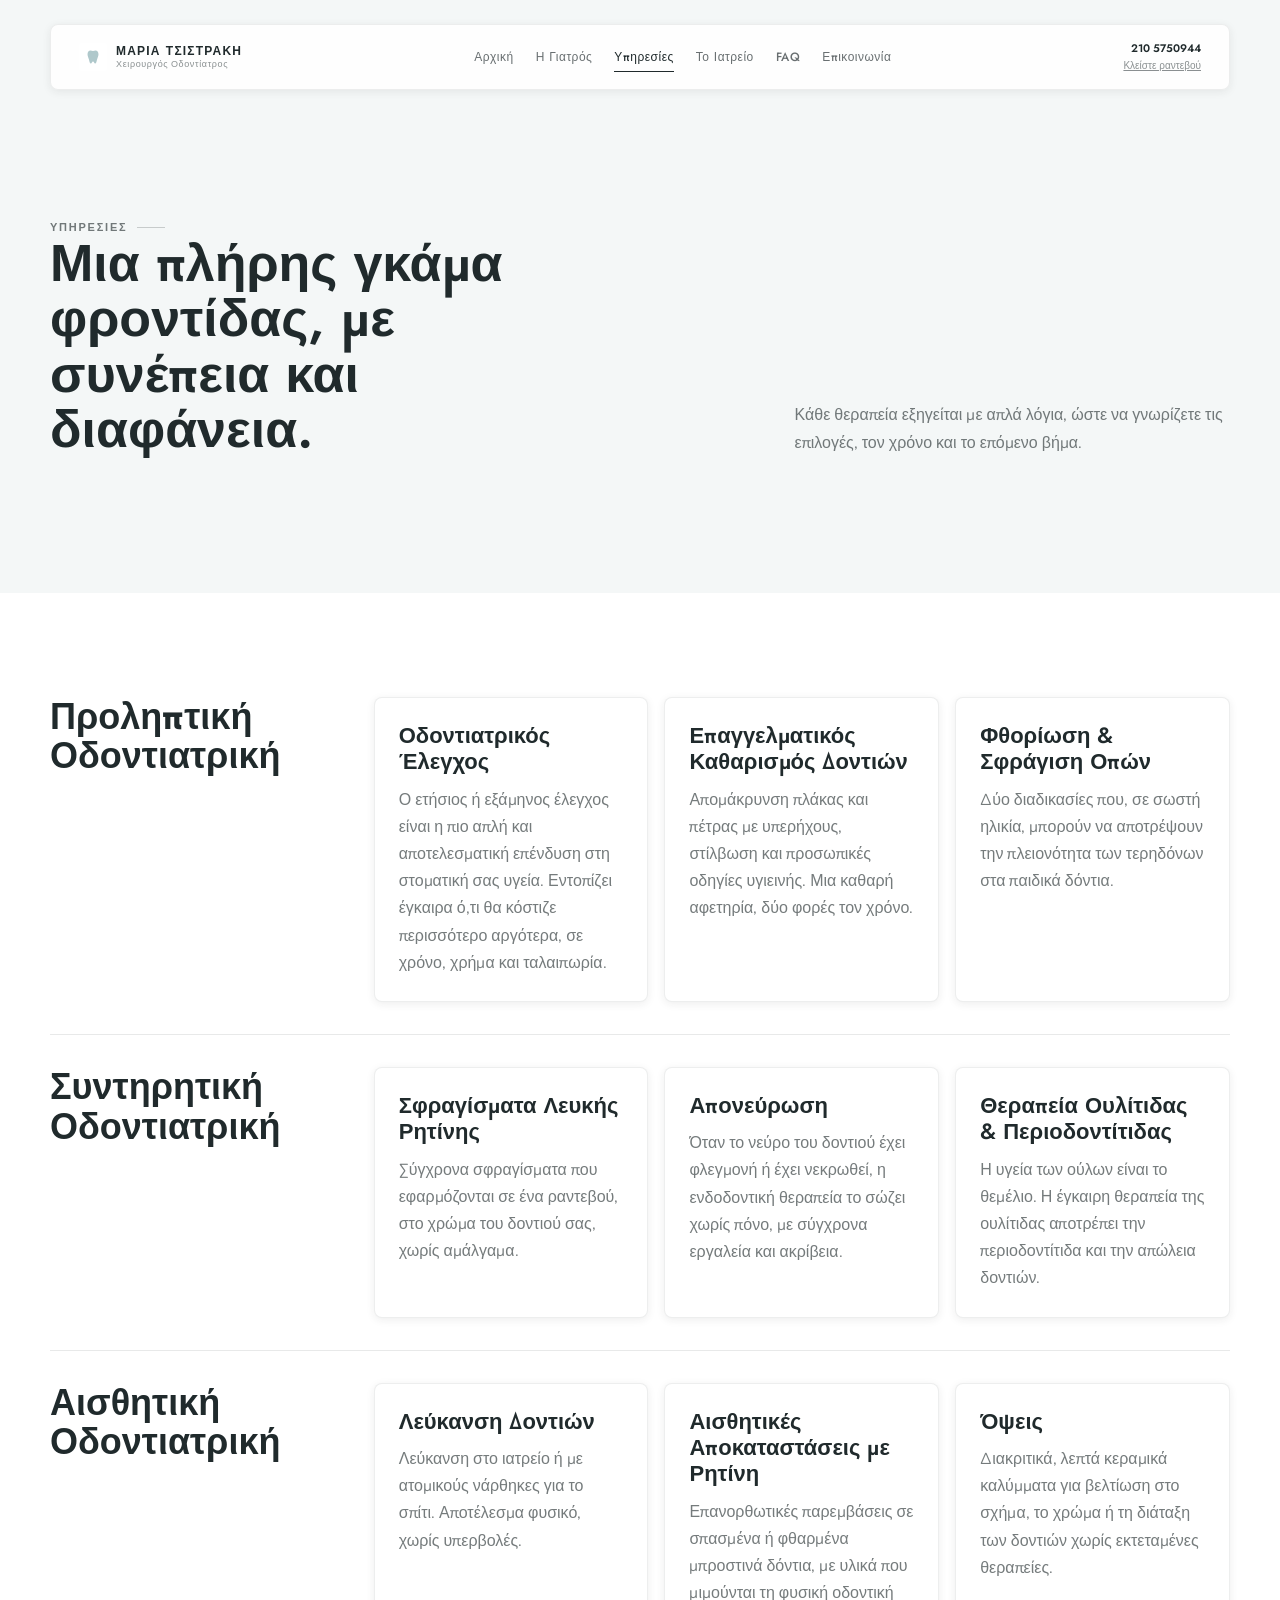
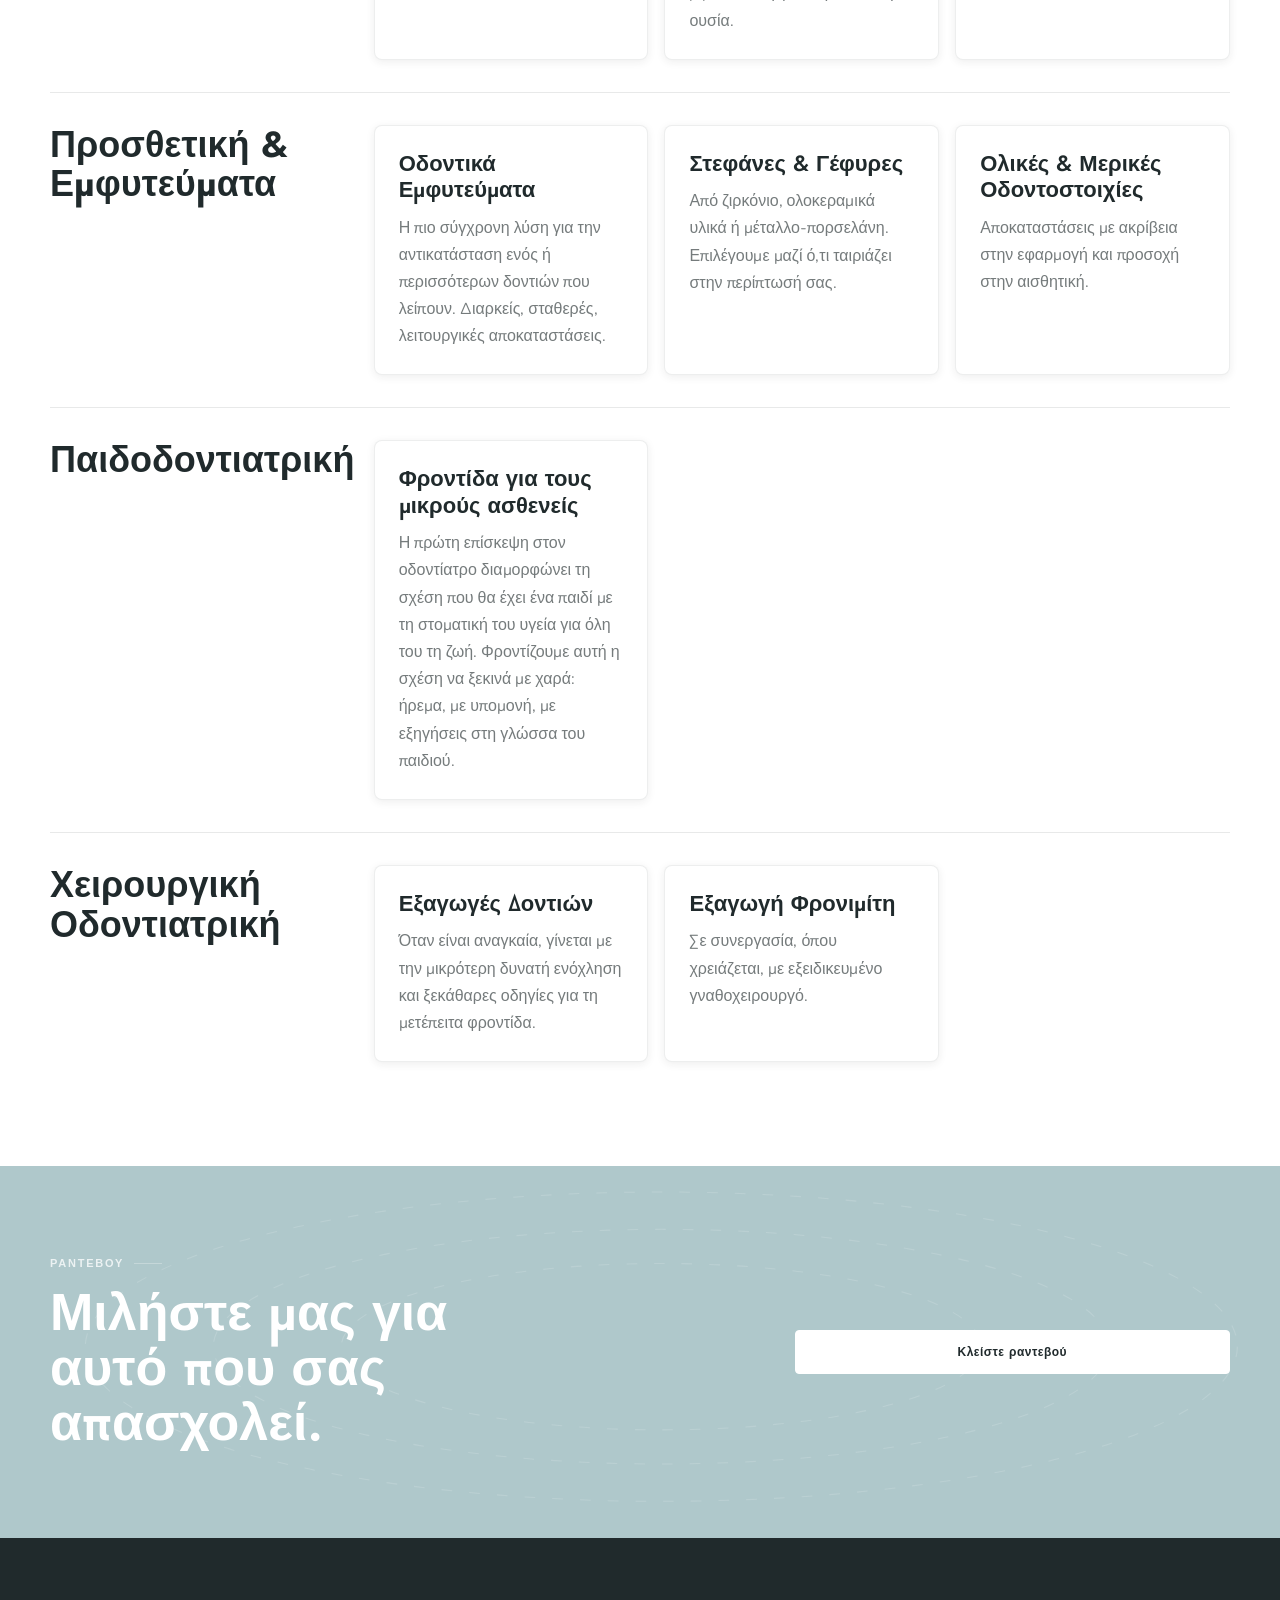
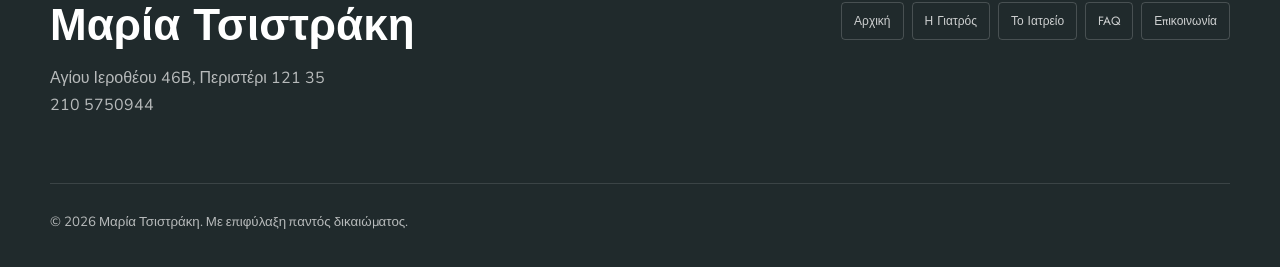
<file: services.html>
﻿<!DOCTYPE html>
<html lang="el">
<head>
  <meta charset="UTF-8" />
  <meta name="viewport" content="width=device-width, initial-scale=1.0" />
  <title>Υπηρεσίες | Δρ. Μαρία Τσιστράκη</title>
  <meta name="description" content="Από προληπτική και αισθητική οδοντιατρική έως εμφυτεύματα και παιδοδοντιατρική. Όλες οι υπηρεσίες του οδοντιατρείου Τσιστράκη στο Περιστέρι." />
  <link rel="preconnect" href="https://fonts.googleapis.com">
  <link rel="preconnect" href="https://fonts.gstatic.com" crossorigin>
  <link href="https://fonts.googleapis.com/css2?family=Jost:wght@300;400;500;600;700&family=Nunito:wght@300;400;500;600;700&display=swap" rel="stylesheet">
  <link rel="stylesheet" href="styles.css" />
</head>
<body>
  <a class="skip-link" href="#main">Μετάβαση στο περιεχόμενο</a>
  <header class="site-header site-header--light">
    <div class="nav-shell">
      <a class="brand" href="index.html" aria-label="Αρχική σελίδα">
        <span class="brand__mark" aria-hidden="true"><svg viewBox="0 0 24 24"><path d="M8.7 3.4c1.2 0 2 .6 3.3.6s2.1-.6 3.3-.6c2.4 0 4 2.1 4 4.8 0 2.8-1.4 4.8-2 7.4-.5 2.2-.9 5-2.5 5-1.2 0-1.4-2.6-2.8-2.6s-1.6 2.6-2.8 2.6c-1.6 0-2-2.8-2.5-5-.6-2.6-2-4.6-2-7.4 0-2.7 1.6-4.8 4-4.8Z"/></svg></span>
        <span><span class="brand__name">Μαρία Τσιστράκη</span><span class="brand__sub">Χειρουργός Οδοντίατρος</span></span>
      </a>
      <nav class="primary-nav" data-nav aria-label="Κύρια πλοήγηση">
        <a href="index.html">Αρχική</a><a href="profile.html">Η Γιατρός</a><a class="is-active" href="services.html">Υπηρεσίες</a><a href="practice.html">Το Ιατρείο</a><a href="faq.html">FAQ</a><a href="contact.html">Επικοινωνία</a>
      </nav>
      <a class="header-contact" href="tel:+302105750944"><strong>210 5750944</strong><span>Κλείστε ραντεβού</span></a>
      <button class="nav-toggle" type="button" data-nav-toggle aria-expanded="false" aria-label="Άνοιγμα μενού"><svg viewBox="0 0 24 24" fill="none"><path d="M4 7h16M4 12h16M4 17h16"/></svg></button>
    </div>
  </header>

  <main id="main">
    <section class="content-section">
      <div class="section-inner section-heading">
        <div>
          <p class="section-label">Υπηρεσίες</p>
          <h1>Μια πλήρης γκάμα φροντίδας, με συνέπεια και διαφάνεια.</h1>
        </div>
        <p>Κάθε θεραπεία εξηγείται με απλά λόγια, ώστε να γνωρίζετε τις επιλογές, τον χρόνο και το επόμενο βήμα.</p>
      </div>
    </section>

    <section class="content-section content-section--white">
      <div class="section-inner services-directory">
        <section class="service-group">
          <h2>Προληπτική Οδοντιατρική</h2>
          <div class="service-items">
            <article class="service-item"><h3>Οδοντιατρικός Έλεγχος</h3><p>Ο ετήσιος ή εξάμηνος έλεγχος είναι η πιο απλή και αποτελεσματική επένδυση στη στοματική σας υγεία. Εντοπίζει έγκαιρα ό,τι θα κόστιζε περισσότερο αργότερα, σε χρόνο, χρήμα και ταλαιπωρία.</p></article>
            <article class="service-item"><h3>Επαγγελματικός Καθαρισμός Δοντιών</h3><p>Απομάκρυνση πλάκας και πέτρας με υπερήχους, στίλβωση και προσωπικές οδηγίες υγιεινής. Μια καθαρή αφετηρία, δύο φορές τον χρόνο.</p></article>
            <article class="service-item"><h3>Φθορίωση &amp; Σφράγιση Οπών</h3><p>Δύο διαδικασίες που, σε σωστή ηλικία, μπορούν να αποτρέψουν την πλειονότητα των τερηδόνων στα παιδικά δόντια.</p></article>
          </div>
        </section>

        <section class="service-group">
          <h2>Συντηρητική Οδοντιατρική</h2>
          <div class="service-items">
            <article class="service-item"><h3>Σφραγίσματα Λευκής Ρητίνης</h3><p>Σύγχρονα σφραγίσματα που εφαρμόζονται σε ένα ραντεβού, στο χρώμα του δοντιού σας, χωρίς αμάλγαμα.</p></article>
            <article class="service-item"><h3>Απονεύρωση</h3><p>Όταν το νεύρο του δοντιού έχει φλεγμονή ή έχει νεκρωθεί, η ενδοδοντική θεραπεία το σώζει χωρίς πόνο, με σύγχρονα εργαλεία και ακρίβεια.</p></article>
            <article class="service-item"><h3>Θεραπεία Ουλίτιδας &amp; Περιοδοντίτιδας</h3><p>Η υγεία των ούλων είναι το θεμέλιο. Η έγκαιρη θεραπεία της ουλίτιδας αποτρέπει την περιοδοντίτιδα και την απώλεια δοντιών.</p></article>
          </div>
        </section>

        <section class="service-group">
          <h2>Αισθητική Οδοντιατρική</h2>
          <div class="service-items">
            <article class="service-item"><h3>Λεύκανση Δοντιών</h3><p>Λεύκανση στο ιατρείο ή με ατομικούς νάρθηκες για το σπίτι. Αποτέλεσμα φυσικό, χωρίς υπερβολές.</p></article>
            <article class="service-item"><h3>Αισθητικές Αποκαταστάσεις με Ρητίνη</h3><p>Επανορθωτικές παρεμβάσεις σε σπασμένα ή φθαρμένα μπροστινά δόντια, με υλικά που μιμούνται τη φυσική οδοντική ουσία.</p></article>
            <article class="service-item"><h3>Όψεις</h3><p>Διακριτικά, λεπτά κεραμικά καλύμματα για βελτίωση στο σχήμα, το χρώμα ή τη διάταξη των δοντιών χωρίς εκτεταμένες θεραπείες.</p></article>
          </div>
        </section>

        <section class="service-group">
          <h2>Προσθετική &amp; Εμφυτεύματα</h2>
          <div class="service-items">
            <article class="service-item"><h3>Οδοντικά Εμφυτεύματα</h3><p>Η πιο σύγχρονη λύση για την αντικατάσταση ενός ή περισσότερων δοντιών που λείπουν. Διαρκείς, σταθερές, λειτουργικές αποκαταστάσεις.</p></article>
            <article class="service-item"><h3>Στεφάνες &amp; Γέφυρες</h3><p>Από ζιρκόνιο, ολοκεραμικά υλικά ή μέταλλο-πορσελάνη. Επιλέγουμε μαζί ό,τι ταιριάζει στην περίπτωσή σας.</p></article>
            <article class="service-item"><h3>Ολικές &amp; Μερικές Οδοντοστοιχίες</h3><p>Αποκαταστάσεις με ακρίβεια στην εφαρμογή και προσοχή στην αισθητική.</p></article>
          </div>
        </section>

        <section class="service-group">
          <h2>Παιδοδοντιατρική</h2>
          <div class="service-items">
            <article class="service-item"><h3>Φροντίδα για τους μικρούς ασθενείς</h3><p>Η πρώτη επίσκεψη στον οδοντίατρο διαμορφώνει τη σχέση που θα έχει ένα παιδί με τη στοματική του υγεία για όλη του τη ζωή. Φροντίζουμε αυτή η σχέση να ξεκινά με χαρά: ήρεμα, με υπομονή, με εξηγήσεις στη γλώσσα του παιδιού.</p></article>
          </div>
        </section>

        <section class="service-group">
          <h2>Χειρουργική Οδοντιατρική</h2>
          <div class="service-items">
            <article class="service-item"><h3>Εξαγωγές Δοντιών</h3><p>Όταν είναι αναγκαία, γίνεται με την μικρότερη δυνατή ενόχληση και ξεκάθαρες οδηγίες για τη μετέπειτα φροντίδα.</p></article>
            <article class="service-item"><h3>Εξαγωγή Φρονιμίτη</h3><p>Σε συνεργασία, όπου χρειάζεται, με εξειδικευμένο γναθοχειρουργό.</p></article>
          </div>
        </section>
      </div>
    </section>
  </main>

  <section class="cta-band topo-section">
    <svg class="topo-pattern" viewBox="0 0 1200 360" preserveAspectRatio="xMidYMid slice" aria-hidden="true"><g fill="none" stroke="white" stroke-width="1"><ellipse cx="620" cy="175" rx="540" ry="145"/><ellipse cx="620" cy="175" rx="420" ry="110"/><ellipse cx="620" cy="175" rx="300" ry="78"/></g></svg>
    <div class="section-inner cta-band__grid"><div><p class="section-label section-label--light">Ραντεβού</p><h2>Μιλήστε μας για αυτό που σας απασχολεί.</h2></div><a class="btn btn-white" href="contact.html">Κλείστε ραντεβού</a></div>
  </section>

  <footer class="site-footer">
    <div class="section-inner footer-grid"><div><h2>Μαρία Τσιστράκη</h2><p>Αγίου Ιεροθέου 46Β, Περιστέρι 121 35<br>210 5750944</p></div><nav class="footer-nav" aria-label="Πλοήγηση υποσέλιδου"><a href="index.html">Αρχική</a><a href="profile.html">Η Γιατρός</a><a href="practice.html">Το Ιατρείο</a><a href="faq.html">FAQ</a><a href="contact.html">Επικοινωνία</a></nav></div>
    <div class="section-inner footer-bottom"><small>© 2026 Μαρία Τσιστράκη. Με επιφύλαξη παντός δικαιώματος.</small></div>
  </footer>
  <script src="script.js"></script>
</body>
</html>
</file>
<file: styles.css>
﻿:root {
  --color-dark: #202A2C;
  --color-gray-blue: #828CBD;
  --color-teal: #AFC8CB;
  --color-teal-dark: #7AAEB3;
  --color-white: #FFFFFF;
  --color-surface: #F4F7F7;
  --color-line: rgba(32, 42, 44, 0.1);
  --color-muted: rgba(32, 42, 44, 0.62);

  --font-heading: "Jost", sans-serif;
  --font-body: "Nunito", "Trebuchet MS", sans-serif;

  --space-1: 4px;
  --space-2: 8px;
  --space-3: 12px;
  --space-4: 16px;
  --space-5: 20px;
  --space-6: 24px;
  --space-8: 32px;
  --space-12: 48px;
  --space-16: 64px;
  --space-20: 80px;
  --space-24: 96px;

  --radius-sm: 4px;
  --radius-md: 8px;
  --radius-lg: 16px;
  --radius-full: 9999px;

  --shadow-sm: 0 2px 8px rgba(32, 42, 44, .08);
  --shadow-md: 0 4px 24px rgba(32, 42, 44, .12);
  --shadow-lg: 0 8px 48px rgba(32, 42, 44, .16);

  --transition-fast: 150ms ease;
  --transition-base: 250ms ease;
  --transition-slow: 400ms ease;
}

*,
*::before,
*::after {
  box-sizing: border-box;
}

html {
  scroll-behavior: smooth;
}

body {
  margin: 0;
  background: var(--color-surface);
  color: var(--color-dark);
  font-family: var(--font-body);
  font-size: 16px;
  line-height: 1.7;
  letter-spacing: 0;
}

body.nav-open {
  overflow: hidden;
}

img,
video {
  display: block;
  max-width: 100%;
}

a {
  color: inherit;
  text-decoration: none;
}

button,
input,
select,
textarea {
  font: inherit;
}

.skip-link {
  position: absolute;
  left: 16px;
  top: 16px;
  z-index: 20;
  transform: translateY(-140%);
  background: var(--color-white);
  color: var(--color-dark);
  padding: 10px 14px;
  border-radius: var(--radius-sm);
}

.skip-link:focus {
  transform: translateY(0);
}

.section-inner {
  width: min(1180px, calc(100% - 32px));
  margin-inline: auto;
}

.topo-section {
  position: relative;
  overflow: hidden;
  background: var(--color-teal);
  color: var(--color-white);
}

.topo-pattern {
  position: absolute;
  inset: 0;
  width: 100%;
  height: 100%;
  opacity: .14;
  pointer-events: none;
  transform-origin: 50% 50%;
}

.home-hero .topo-pattern,
.cta-band .topo-pattern {
  animation: topo-drift 28s ease-in-out infinite alternate;
}

.home-hero .topo-pattern ellipse,
.cta-band .topo-pattern ellipse {
  stroke-dasharray: 10 16;
  animation: topo-dash 34s linear infinite;
}

.home-hero .topo-pattern ellipse:nth-child(2n),
.cta-band .topo-pattern ellipse:nth-child(2n) {
  animation-duration: 42s;
  animation-direction: reverse;
}

.topo-section > *:not(.topo-pattern) {
  position: relative;
}

.site-header {
  z-index: 10;
  width: min(1180px, calc(100% - 32px));
  margin-inline: auto;
  padding-top: var(--space-6);
}

.nav-shell {
  display: flex;
  align-items: center;
  gap: var(--space-6);
  padding: 14px 28px;
  border: 1px solid rgba(255, 255, 255, .32);
  border-radius: var(--radius-md);
  background: rgba(255, 255, 255, .18);
  backdrop-filter: blur(14px);
  -webkit-backdrop-filter: blur(14px);
}

.site-header--light {
  padding-bottom: var(--space-6);
}

.site-header--light .nav-shell {
  border-color: rgba(32, 42, 44, .08);
  background: rgba(255, 255, 255, .86);
  box-shadow: var(--shadow-sm);
}

.brand {
  display: inline-flex;
  align-items: center;
  gap: 9px;
  flex: 0 0 auto;
}

.brand__mark {
  display: grid;
  place-items: center;
  width: 28px;
  height: 28px;
  border-radius: var(--radius-sm);
  background: var(--color-white);
}

.brand__mark svg {
  width: 18px;
  height: 18px;
  fill: var(--color-teal);
}

.brand__name {
  display: block;
  color: var(--color-white);
  font-family: var(--font-heading);
  font-size: 12px;
  font-weight: 700;
  letter-spacing: .1em;
  line-height: 1.2;
  text-transform: uppercase;
}

.brand__sub {
  display: block;
  color: rgba(255, 255, 255, .74);
  font-size: 9px;
  font-weight: 300;
  letter-spacing: .07em;
  line-height: 1.2;
}

.site-header--light .brand__name {
  color: var(--color-dark);
}

.site-header--light .brand__sub {
  color: rgba(32, 42, 44, .52);
}

.primary-nav {
  display: flex;
  align-items: center;
  justify-content: center;
  gap: 22px;
  flex: 1;
}

.primary-nav a {
  position: relative;
  color: rgba(255, 255, 255, .82);
  font-family: var(--font-heading);
  font-size: 12px;
  font-weight: 500;
  letter-spacing: .04em;
  white-space: nowrap;
  transition: color var(--transition-fast);
}

.primary-nav a:hover,
.primary-nav a:focus-visible,
.primary-nav a.is-active {
  color: var(--color-white);
}

.primary-nav a.is-active::after {
  content: "";
  position: absolute;
  left: 0;
  right: 0;
  bottom: -5px;
  height: 1px;
  background: currentColor;
}

.site-header--light .primary-nav a {
  color: rgba(32, 42, 44, .68);
}

.site-header--light .primary-nav a:hover,
.site-header--light .primary-nav a:focus-visible,
.site-header--light .primary-nav a.is-active {
  color: var(--color-dark);
}

.header-contact {
  flex: 0 0 auto;
  text-align: right;
}

.header-contact strong {
  display: block;
  color: var(--color-white);
  font-family: var(--font-heading);
  font-size: 11px;
  font-weight: 600;
}

.header-contact span {
  display: block;
  color: rgba(255, 255, 255, .66);
  font-size: 10px;
  text-decoration: underline;
}

.site-header--light .header-contact strong {
  color: var(--color-dark);
}

.site-header--light .header-contact span {
  color: rgba(32, 42, 44, .52);
}

.nav-toggle {
  display: none;
  width: 38px;
  height: 38px;
  border: 1.5px solid rgba(255, 255, 255, .48);
  border-radius: var(--radius-sm);
  background: transparent;
  color: var(--color-white);
  cursor: pointer;
}

.nav-toggle svg {
  width: 20px;
  height: 20px;
  stroke: currentColor;
  stroke-width: 1.5;
  stroke-linecap: round;
}

.site-header--light .nav-toggle {
  border-color: rgba(32, 42, 44, .2);
  color: var(--color-dark);
}

.btn {
  display: inline-flex;
  align-items: center;
  justify-content: center;
  gap: 8px;
  min-height: 44px;
  padding: 11px 24px;
  border: 1.5px solid transparent;
  border-radius: var(--radius-sm);
  font-family: var(--font-heading);
  font-size: 12px;
  font-weight: 600;
  letter-spacing: .04em;
  cursor: pointer;
  transition: transform var(--transition-base), box-shadow var(--transition-base), background var(--transition-base), border-color var(--transition-base), color var(--transition-base);
}

.btn:hover,
.btn:focus-visible {
  transform: translateY(-1px);
}

.btn-white {
  background: var(--color-white);
  border-color: var(--color-white);
  color: var(--color-dark);
}

.btn-white:hover,
.btn-white:focus-visible {
  box-shadow: 0 4px 14px rgba(32, 42, 44, .28);
}

.btn-ghost-light {
  background: transparent;
  border-color: rgba(255, 255, 255, .62);
  color: var(--color-white);
}

.btn-ghost-light:hover,
.btn-ghost-light:focus-visible {
  background: rgba(255, 255, 255, .14);
  border-color: var(--color-white);
}

.btn-primary {
  background: var(--color-dark);
  border-color: var(--color-dark);
  color: var(--color-white);
}

.btn-primary:hover,
.btn-primary:focus-visible {
  box-shadow: 0 4px 14px rgba(32, 42, 44, .28);
}

.btn-ghost {
  background: transparent;
  border-color: rgba(32, 42, 44, .3);
  color: var(--color-dark);
}

.btn-ghost:hover,
.btn-ghost:focus-visible {
  background: var(--color-dark);
  border-color: var(--color-dark);
  color: var(--color-white);
}

.section-label {
  display: flex;
  align-items: center;
  gap: 10px;
  margin: 0 0 var(--space-3);
  color: var(--color-dark);
  font-family: var(--font-heading);
  font-size: 11px;
  font-weight: 600;
  letter-spacing: .16em;
  text-transform: uppercase;
}

.section-label::after {
  content: "";
  width: 28px;
  height: 1px;
  background: currentColor;
  opacity: .35;
}

.section-label--light {
  color: rgba(255, 255, 255, .78);
}

.home-hero {
  min-height: 760px;
}

.home-hero__grid {
  display: grid;
  grid-template-columns: minmax(0, 1fr) minmax(220px, 330px) minmax(180px, 230px);
  gap: var(--space-8);
  align-items: center;
  width: min(1180px, calc(100% - 32px));
  margin-inline: auto;
  padding: clamp(72px, 10vw, 118px) 0 64px;
}

.home-hero h1,
.page-hero h1,
.split-copy h1,
.split-copy h2,
.section-heading h1,
.section-heading h2,
.cta-band h2,
.site-footer h2 {
  margin: 0;
  font-family: var(--font-heading);
  letter-spacing: 0;
  line-height: 1.06;
}

.home-hero h1 {
  max-width: 11ch;
  color: var(--color-white);
  font-size: clamp(46px, 6vw, 78px);
  font-weight: 700;
}

.hero-subtitle {
  max-width: 620px;
  margin: var(--space-5, 20px) 0 0;
  color: rgba(255, 255, 255, .78);
  font-size: clamp(17px, 2vw, 20px);
  line-height: 1.75;
}

.hero-actions {
  display: flex;
  flex-wrap: wrap;
  gap: 10px;
  margin-top: var(--space-8);
}

.hero-media-card {
  position: relative;
  overflow: hidden;
  min-height: 420px;
  border: 1px solid rgba(255, 255, 255, .28);
  border-radius: var(--radius-lg);
  background: rgba(255, 255, 255, .14);
  box-shadow: var(--shadow-md);
}

.hero-media-card video,
.hero-media-card img {
  width: 100%;
  height: 100%;
  min-height: 420px;
  object-fit: cover;
  filter: saturate(.84) contrast(.96);
}

.hero-media-card::after {
  content: "";
  position: absolute;
  inset: 0;
  background: linear-gradient(180deg, transparent 48%, rgba(32, 42, 44, .46));
}

.hero-stats {
  display: grid;
  gap: var(--space-6);
}

.hero-stat {
  padding-left: 14px;
  border-left: 2px solid rgba(255, 255, 255, .3);
}

.hero-stat strong {
  display: block;
  color: var(--color-white);
  font-family: var(--font-heading);
  font-size: 32px;
  font-weight: 700;
  line-height: 1;
}

.hero-stat span {
  display: block;
  margin-top: 6px;
  color: rgba(255, 255, 255, .68);
  font-size: 12px;
  line-height: 1.45;
}

.content-section {
  padding: clamp(64px, 9vw, 104px) 0;
}

.content-section--white {
  background: var(--color-white);
}

.split-grid {
  display: grid;
  grid-template-columns: minmax(220px, .44fr) minmax(0, 1fr);
  gap: clamp(32px, 6vw, 72px);
  align-items: start;
}

.split-copy h1,
.split-copy h2,
.section-heading h1,
.section-heading h2,
.cta-band h2 {
  max-width: 15ch;
  font-size: clamp(34px, 4.8vw, 52px);
  font-weight: 600;
}

.lead {
  color: var(--color-muted);
  font-size: clamp(17px, 2vw, 20px);
  line-height: 1.8;
}

.split-copy p {
  margin: 0 0 var(--space-4);
  color: var(--color-muted);
}

.feature-media {
  overflow: hidden;
  border-radius: var(--radius-lg);
  box-shadow: var(--shadow-sm);
}

.feature-media img {
  width: 100%;
  aspect-ratio: 5 / 4;
  object-fit: cover;
}

.section-heading {
  display: grid;
  grid-template-columns: minmax(0, .9fr) minmax(260px, .55fr);
  gap: var(--space-8);
  align-items: end;
  margin-bottom: var(--space-8);
}

.section-heading p {
  margin: 0;
  color: var(--color-muted);
}

.card-grid {
  display: grid;
  grid-template-columns: repeat(3, minmax(0, 1fr));
  gap: var(--space-4);
}

.info-card,
.review-card,
.service-item,
.contact-card,
.form-panel,
.faq-list details,
.credential-card {
  border: 1px solid rgba(32, 42, 44, .08);
  border-radius: var(--radius-md);
  background: var(--color-white);
  box-shadow: var(--shadow-sm);
}

.info-card {
  padding: var(--space-6);
}

.info-card img {
  width: 100%;
  aspect-ratio: 4 / 3;
  object-fit: cover;
  margin-bottom: var(--space-5, 20px);
  border-radius: var(--radius-sm);
}

.info-card h3,
.service-item h3,
.credential-card h3 {
  margin: 0 0 var(--space-3);
  font-family: var(--font-heading);
  font-size: 22px;
  font-weight: 600;
  line-height: 1.2;
}

.info-card p,
.service-item p,
.credential-card p {
  margin: 0;
  color: var(--color-muted);
}

.inline-link {
  display: inline-flex;
  margin-top: var(--space-6);
  color: var(--color-dark);
  font-family: var(--font-heading);
  font-size: 12px;
  font-weight: 600;
  letter-spacing: .04em;
}

.philosophy-grid {
  display: grid;
  grid-template-columns: minmax(0, .9fr) minmax(260px, .55fr);
  gap: clamp(32px, 6vw, 72px);
  align-items: center;
}

.philosophy-image {
  overflow: hidden;
  border-radius: var(--radius-lg);
  box-shadow: var(--shadow-md);
}

.philosophy-image img {
  width: 100%;
  aspect-ratio: 4 / 5;
  object-fit: cover;
}

.kids-section {
  background: linear-gradient(180deg, rgba(175, 200, 203, .2), rgba(255, 255, 255, 0));
}

.kids-grid {
  display: grid;
  grid-template-columns: minmax(220px, .6fr) minmax(0, .75fr) minmax(220px, .5fr);
  gap: var(--space-6);
  align-items: center;
}

.kids-copy {
  padding: var(--space-8);
  border: 1px solid rgba(32, 42, 44, .08);
  border-radius: var(--radius-md);
  background: rgba(255, 255, 255, .82);
  box-shadow: var(--shadow-sm);
}

.kids-copy h2 {
  margin: 0;
  font-family: var(--font-heading);
  font-size: clamp(32px, 4vw, 48px);
  font-weight: 600;
  letter-spacing: 0;
  line-height: 1.08;
}

.kids-media {
  overflow: hidden;
  border-radius: var(--radius-lg);
  box-shadow: var(--shadow-md);
}

.kids-media img,
.kids-media video {
  width: 100%;
  min-height: 410px;
  height: 100%;
  object-fit: cover;
}

.kids-media--photo img {
  object-position: 50% 28%;
}

.kids-media--video {
  align-self: stretch;
}

.kids-points {
  display: flex;
  flex-wrap: wrap;
  gap: var(--space-2);
  margin-top: var(--space-6);
}

.kids-points span {
  padding: 7px 11px;
  border: 1px solid rgba(175, 200, 203, .55);
  border-radius: var(--radius-full);
  background: rgba(175, 200, 203, .22);
  color: var(--color-dark);
  font-family: var(--font-heading);
  font-size: 10px;
  font-weight: 600;
  letter-spacing: .1em;
  text-transform: uppercase;
}

.reviews-section {
  padding: clamp(64px, 9vw, 104px) 0;
}

.reviews-grid {
  display: grid;
  grid-template-columns: .44fr 1fr;
  gap: clamp(32px, 6vw, 72px);
  align-items: start;
}

.review-list {
  display: grid;
  gap: var(--space-4);
}

.review-actions {
  display: flex;
  flex-wrap: wrap;
  gap: var(--space-3);
  margin-top: var(--space-6);
}

.review-card {
  margin: 0;
  padding: var(--space-6);
}

.review-card p {
  margin: 0;
  color: var(--color-dark);
  font-size: 17px;
  line-height: 1.75;
}

.review-card cite {
  display: block;
  margin-top: var(--space-4);
  color: var(--color-gray-blue);
  font-family: var(--font-heading);
  font-size: 12px;
  font-style: normal;
  font-weight: 600;
  letter-spacing: .08em;
  text-transform: uppercase;
}

.cta-band {
  padding: clamp(56px, 8vw, 88px) 0;
}

.cta-band__grid {
  display: grid;
  grid-template-columns: minmax(0, .9fr) minmax(240px, .55fr);
  gap: var(--space-8);
  align-items: center;
}

.cta-band p,
.cta-band a:not(.btn) {
  color: rgba(255, 255, 255, .76);
}

.cta-list {
  display: grid;
  gap: var(--space-2);
  margin: var(--space-6) 0 0;
  padding: 0;
  list-style: none;
}

.page-hero {
  padding-bottom: clamp(64px, 9vw, 104px);
}

.page-hero__inner {
  display: grid;
  grid-template-columns: minmax(0, .78fr) minmax(260px, .48fr);
  gap: clamp(32px, 6vw, 72px);
  align-items: end;
  width: min(1180px, calc(100% - 32px));
  margin: clamp(56px, 9vw, 104px) auto 0;
}

.page-hero h1 {
  max-width: 14ch;
  color: var(--color-white);
  font-size: clamp(46px, 6vw, 72px);
  font-weight: 700;
}

.page-hero p {
  max-width: 650px;
  margin: var(--space-4) 0 0;
  color: rgba(255, 255, 255, .78);
  font-size: clamp(17px, 2vw, 20px);
}

.page-hero__media {
  overflow: hidden;
  border-radius: var(--radius-lg);
  box-shadow: var(--shadow-md);
}

.page-hero__media img {
  width: 100%;
  aspect-ratio: 4 / 5;
  object-fit: cover;
}

.profile-layout {
  display: grid;
  grid-template-columns: minmax(220px, .34fr) minmax(0, 1fr);
  gap: clamp(32px, 6vw, 72px);
  align-items: start;
}

.profile-aside {
  position: sticky;
  top: var(--space-6);
  padding: var(--space-6);
  border-left: 2px solid var(--color-teal);
  background: rgba(255, 255, 255, .58);
}

.profile-aside strong {
  display: block;
  font-family: var(--font-heading);
  font-size: 26px;
  line-height: 1.1;
}

.profile-aside span {
  display: block;
  margin-top: var(--space-2);
  color: var(--color-muted);
}

.profile-content {
  display: grid;
  gap: var(--space-4);
}

.credential-card {
  padding: clamp(24px, 4vw, 40px);
}

.credential-card ul,
.practice-list,
.plain-list {
  display: grid;
  gap: var(--space-3);
  margin: 0;
  padding: 0;
  list-style: none;
}

.credential-card li,
.practice-list li,
.plain-list li {
  padding-top: var(--space-3);
  border-top: 1px solid rgba(32, 42, 44, .08);
  color: var(--color-muted);
}

.credential-card li:first-child,
.practice-list li:first-child,
.plain-list li:first-child {
  padding-top: 0;
  border-top: 0;
}

.services-directory {
  display: grid;
  gap: var(--space-8);
}

.service-group {
  display: grid;
  grid-template-columns: minmax(220px, .35fr) minmax(0, 1fr);
  gap: var(--space-6);
  padding-top: var(--space-8);
  border-top: 1px solid var(--color-line);
}

.service-group:first-child {
  padding-top: 0;
  border-top: 0;
}

.service-group h2 {
  margin: 0;
  font-family: var(--font-heading);
  font-size: clamp(26px, 3vw, 36px);
  line-height: 1.1;
}

.service-items {
  display: grid;
  grid-template-columns: repeat(3, minmax(0, 1fr));
  gap: var(--space-4);
}

.service-item {
  padding: var(--space-6);
}

.practice-feature {
  display: grid;
  grid-template-columns: minmax(0, .8fr) minmax(260px, .55fr);
  gap: clamp(32px, 6vw, 72px);
  align-items: center;
}

.practice-feature__media {
  overflow: hidden;
  border-radius: var(--radius-lg);
  box-shadow: var(--shadow-md);
}

.practice-feature__media img {
  width: 100%;
  aspect-ratio: 16 / 10;
  object-fit: cover;
}

.equipment-grid {
  display: grid;
  grid-template-columns: repeat(5, minmax(0, 1fr));
  gap: var(--space-4);
}

.equipment-grid .info-card {
  min-height: 160px;
}

.faq-list {
  display: grid;
  gap: var(--space-3);
}

.faq-list details {
  padding: var(--space-4) var(--space-6);
}

.faq-list summary {
  display: flex;
  align-items: center;
  justify-content: space-between;
  gap: var(--space-4);
  cursor: pointer;
  font-family: var(--font-heading);
  font-size: 18px;
  font-weight: 600;
  line-height: 1.35;
}

.faq-list summary::-webkit-details-marker {
  display: none;
}

.faq-list summary::after {
  content: "+";
  flex: 0 0 auto;
  color: var(--color-gray-blue);
  font-size: 24px;
  font-weight: 300;
}

.faq-list details[open] summary::after {
  content: "-";
}

.faq-list p {
  max-width: 820px;
  margin: var(--space-4) 0 0;
  color: var(--color-muted);
}

.contact-layout {
  display: grid;
  grid-template-columns: minmax(0, .68fr) minmax(320px, .62fr);
  gap: var(--space-6);
  align-items: start;
}

.contact-cards {
  display: grid;
  gap: var(--space-3);
  margin-top: var(--space-6);
}

.contact-card {
  padding: var(--space-5, 20px);
}

.contact-card span,
.form-label {
  display: block;
  margin-bottom: var(--space-2);
  color: var(--color-gray-blue);
  font-family: var(--font-heading);
  font-size: 11px;
  font-weight: 600;
  letter-spacing: .08em;
  text-transform: uppercase;
}

.contact-card strong {
  display: block;
  color: var(--color-dark);
  font-size: 18px;
  font-weight: 600;
}

.contact-card small {
  display: block;
  margin-top: var(--space-2);
  color: var(--color-muted);
}

.form-panel {
  padding: clamp(24px, 4vw, 40px);
}

.form-panel h2 {
  margin: 0 0 var(--space-6);
  font-family: var(--font-heading);
  font-size: 30px;
  line-height: 1.1;
}

.form-grid {
  display: grid;
  grid-template-columns: 1fr 1fr;
  gap: var(--space-4);
}

.form-group {
  display: grid;
  gap: var(--space-2);
}

.form-group--full {
  grid-column: 1 / -1;
}

.form-input {
  width: 100%;
  min-height: 44px;
  padding: 11px 14px;
  border: 1.5px solid rgba(32, 42, 44, .14);
  border-radius: var(--radius-sm);
  outline: none;
  background: var(--color-white);
  color: var(--color-dark);
  font-size: 14px;
  transition: border-color var(--transition-fast), box-shadow var(--transition-fast);
}

textarea.form-input {
  min-height: 120px;
  resize: vertical;
}

.form-input:focus {
  border-color: var(--color-teal);
  box-shadow: 0 0 0 3px rgba(175, 200, 203, .28);
}

.form-note {
  margin: var(--space-4) 0 0;
  color: var(--color-muted);
  font-size: 14px;
}

.form-panel .btn {
  width: fit-content;
  margin-top: var(--space-6);
}

.map-panel {
  overflow: hidden;
  min-height: 360px;
  margin-top: var(--space-4);
  border: 1px solid rgba(32, 42, 44, .08);
  border-radius: var(--radius-md);
  background: var(--color-white);
  box-shadow: var(--shadow-sm);
}

.map-panel iframe {
  width: 100%;
  height: 360px;
  border: 0;
  filter: grayscale(.12) saturate(.78);
}

.contact-visual-panel {
  overflow: hidden;
  border: 1px solid rgba(32, 42, 44, .08);
  border-radius: var(--radius-md);
  background: var(--color-white);
  box-shadow: var(--shadow-sm);
}

.contact-visual-panel img {
  width: 100%;
  aspect-ratio: 4 / 3;
  object-fit: cover;
}

.contact-visual-copy {
  padding: clamp(24px, 4vw, 40px);
}

.contact-visual-copy h2 {
  margin: 0;
  font-family: var(--font-heading);
  font-size: clamp(28px, 3.6vw, 42px);
  font-weight: 600;
  letter-spacing: 0;
  line-height: 1.08;
}

.contact-visual-copy p {
  margin: var(--space-4) 0 0;
  color: var(--color-muted);
}

.contact-actions {
  display: flex;
  flex-wrap: wrap;
  gap: var(--space-3);
  margin-top: var(--space-6);
}

.site-footer {
  padding: var(--space-16) 0 var(--space-8);
  background: var(--color-dark);
  color: var(--color-white);
}

.footer-grid {
  display: grid;
  grid-template-columns: minmax(0, .8fr) minmax(260px, .55fr);
  gap: var(--space-8);
  align-items: start;
}

.site-footer h2 {
  max-width: 14ch;
  font-size: clamp(30px, 4vw, 44px);
  font-weight: 600;
}

.site-footer p,
.site-footer li,
.site-footer small {
  color: rgba(255, 255, 255, .68);
}

.footer-nav {
  display: flex;
  flex-wrap: wrap;
  gap: var(--space-2);
  justify-content: flex-end;
}

.footer-nav a {
  padding: 8px 12px;
  border: 1px solid rgba(255, 255, 255, .18);
  border-radius: var(--radius-sm);
  color: rgba(255, 255, 255, .78);
  font-family: var(--font-heading);
  font-size: 12px;
}

.footer-bottom {
  margin-top: var(--space-12);
  padding-top: var(--space-6);
  border-top: 1px solid rgba(255, 255, 255, .12);
}

@keyframes topo-drift {
  from {
    transform: translate3d(-1.2%, -.6%, 0) scale(1);
  }

  to {
    transform: translate3d(1.2%, .8%, 0) scale(1.035);
  }
}

@keyframes topo-dash {
  to {
    stroke-dashoffset: -260;
  }
}

@media (max-width: 1080px) {
  .home-hero__grid,
  .page-hero__inner,
  .split-grid,
  .philosophy-grid,
  .kids-grid,
  .reviews-grid,
  .cta-band__grid,
  .profile-layout,
  .practice-feature,
  .contact-layout,
  .footer-grid,
  .section-heading,
  .service-group {
    grid-template-columns: 1fr;
  }

  .home-hero__grid {
    padding-top: 72px;
  }

  .hero-stats {
    grid-template-columns: repeat(3, 1fr);
  }

  .kids-copy {
    order: -1;
  }

  .card-grid,
  .service-items,
  .equipment-grid {
    grid-template-columns: repeat(2, minmax(0, 1fr));
  }

  .profile-aside {
    position: static;
  }

  .footer-nav {
    justify-content: flex-start;
  }
}

@media (max-width: 820px) {
  .nav-shell {
    justify-content: space-between;
    padding: 12px 14px;
  }

  .nav-toggle {
    display: grid;
    place-items: center;
  }

  .header-contact {
    display: none;
  }

  .primary-nav {
    position: fixed;
    inset: 86px 16px auto 16px;
    display: grid;
    justify-content: stretch;
    gap: 0;
    padding: var(--space-3);
    border: 1px solid rgba(32, 42, 44, .08);
    border-radius: var(--radius-md);
    background: rgba(255, 255, 255, .96);
    box-shadow: var(--shadow-lg);
    opacity: 0;
    pointer-events: none;
    transform: translateY(-8px);
    transition: opacity var(--transition-base), transform var(--transition-base);
  }

  body.nav-open .primary-nav {
    opacity: 1;
    pointer-events: auto;
    transform: translateY(0);
  }

  .primary-nav a,
  .site-header--light .primary-nav a {
    padding: 12px;
    color: var(--color-dark);
  }

  .primary-nav a.is-active::after {
    display: none;
  }

  .home-hero {
    min-height: auto;
  }

  .home-hero h1,
  .page-hero h1 {
    max-width: 12ch;
  }

  .hero-media-card,
  .hero-media-card video,
  .hero-media-card img {
    min-height: 320px;
  }

  .kids-media img,
  .kids-media video {
    min-height: 320px;
  }

  .hero-stats,
  .card-grid,
  .service-items,
  .equipment-grid,
  .form-grid {
    grid-template-columns: 1fr;
  }

  .form-group--full {
    grid-column: auto;
  }
}

@media (max-width: 560px) {
  .brand__name {
    font-size: 10px;
  }

  .brand__sub {
    display: none;
  }

  .home-hero__grid,
  .page-hero__inner {
    width: min(100% - 24px, 1180px);
  }

  .section-inner,
  .site-header {
    width: min(100% - 24px, 1180px);
  }

  .hero-actions,
  .contact-actions {
    display: grid;
  }

  .btn,
  .form-panel .btn {
    width: 100%;
  }

  .content-section,
  .reviews-section {
    padding: 56px 0;
  }
}

@media (prefers-reduced-motion: reduce) {
  *,
  *::before,
  *::after {
    animation-duration: .001ms !important;
    animation-iteration-count: 1 !important;
    scroll-behavior: auto !important;
    transition-duration: .001ms !important;
  }
}
</file>
